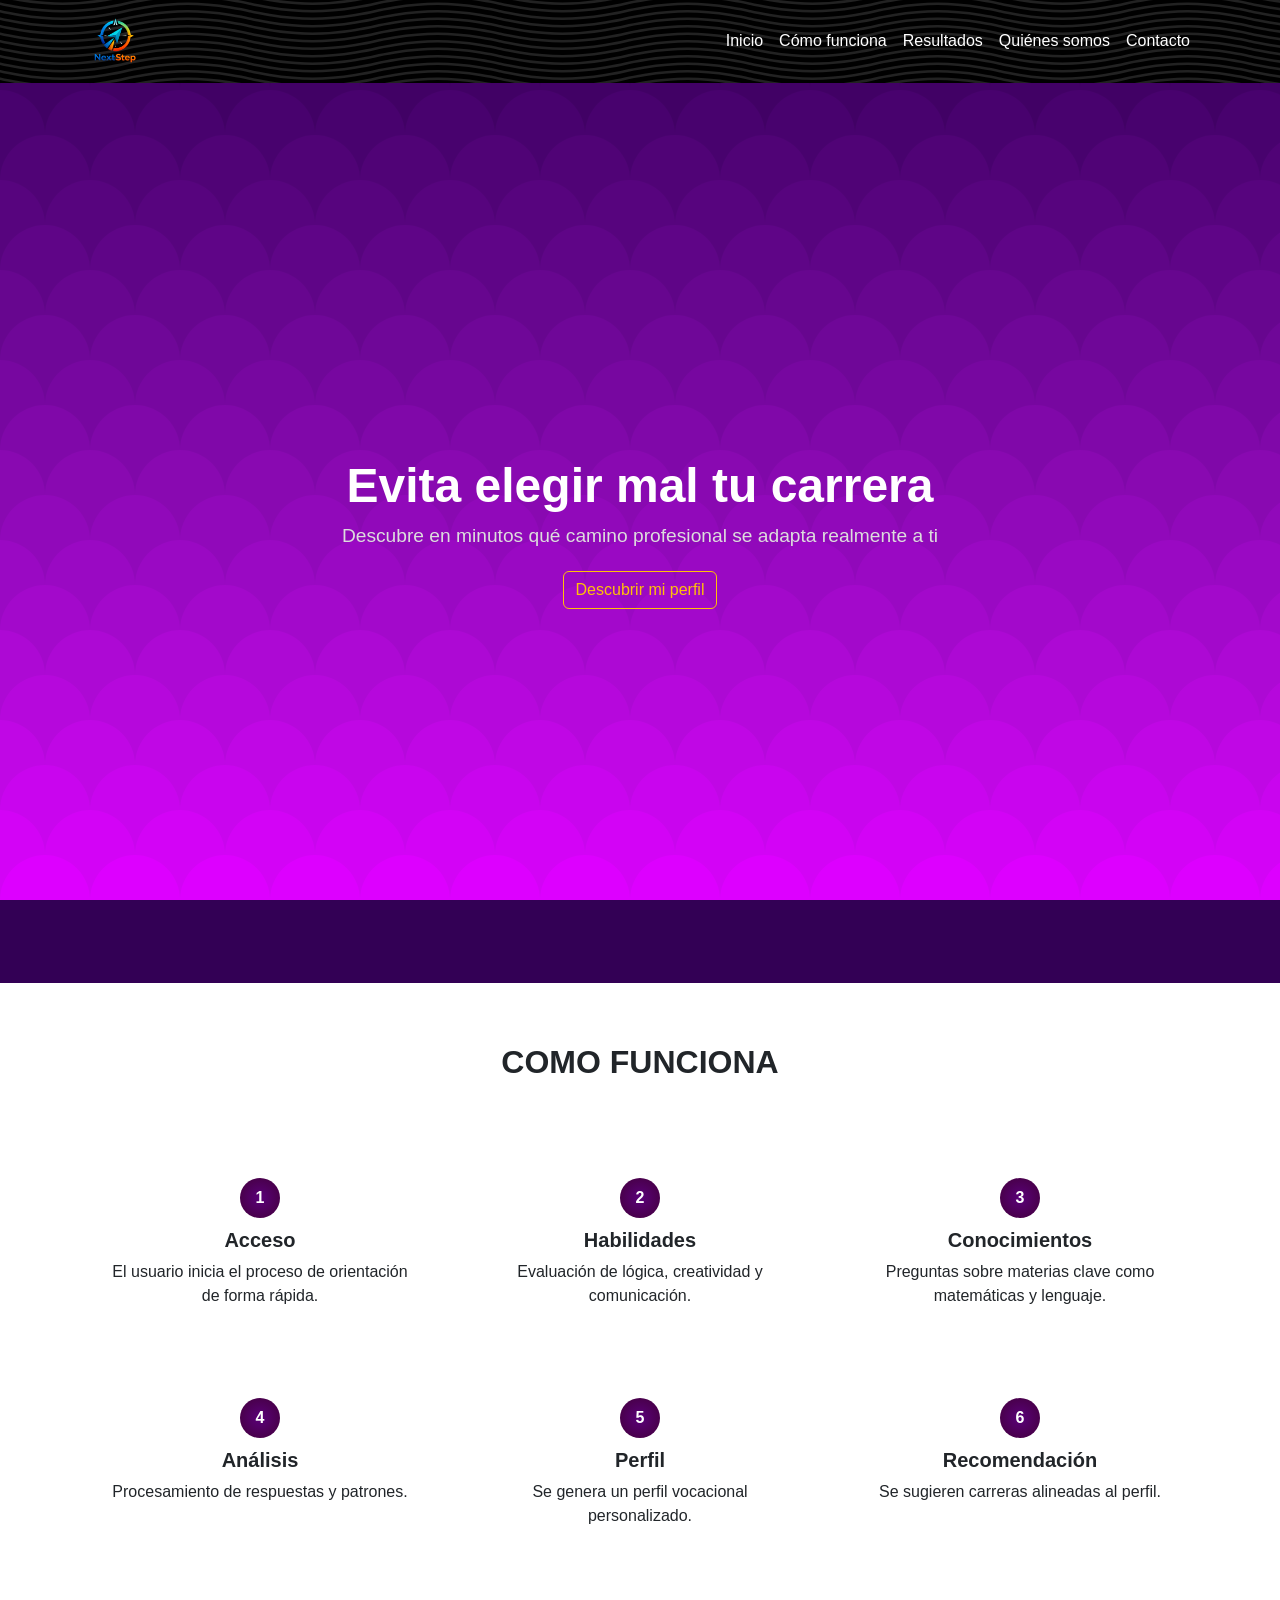
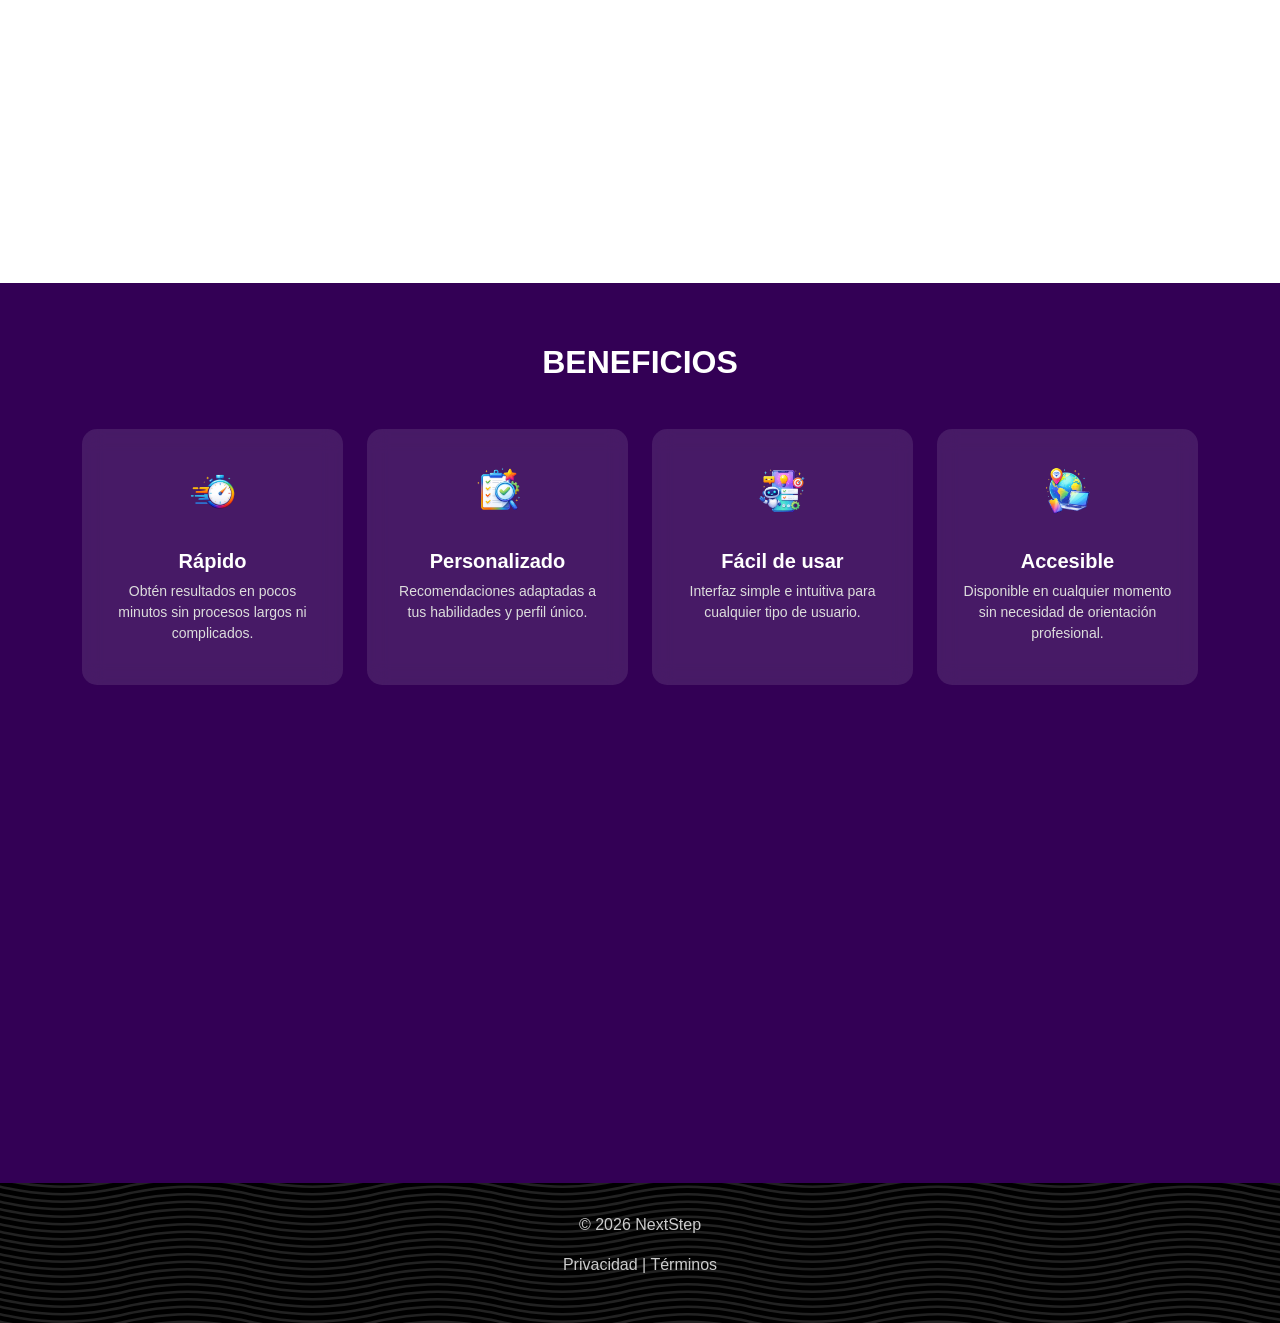
<file: index.html>
<!doctype html>
<html lang="es">
  <head>
    <meta charset="UTF-8" />
    <meta name="viewport" content="width=device-width, initial-scale=1.0" />
    <title>NextStep</title>
    <link
      href="https://cdn.jsdelivr.net/npm/bootstrap@5.3.0/dist/css/bootstrap.min.css"
      rel="stylesheet"
    />
    <link rel="stylesheet" href="./CSS/styles.css" />
    <link rel="stylesheet" href="./CSS/navbar.css">
  </head>
  <body>
    <div id="navbar"></div>

    <script type="module">
      import { loadNavbar } from "./JS/navbar.js";
      loadNavbar();
    </script>
    <!-- HERO -->
    <section class="hero" id="hero">
      <div class="container">
        <h1>Evita elegir mal tu carrera</h1>
        <p>
          Descubre en minutos qué camino profesional se adapta realmente a ti
        </p>
        <a href="./test.html" class="btn btn-outline-warning"
          >Descubrir mi perfil</a
        >
      </div>
    </section>

    <!-- COMO FUNCIONA -->
    <section class="section text-center" id="funcionamiento">
      <div class="container">
        <h2><b>COMO FUNCIONA</b></h2>
        <div class="row mt-5 g-4">
          <div class="col-md-4">
            <div class="paso">
              <span class="numero">1</span>
              <h5>Acceso</h5>
              <p>
                El usuario inicia el proceso de orientación de forma rápida.
              </p>
            </div>
          </div>

          <div class="col-md-4">
            <div class="paso">
              <span class="numero">2</span>
              <h5>Habilidades</h5>
              <p>Evaluación de lógica, creatividad y comunicación.</p>
            </div>
          </div>

          <div class="col-md-4">
            <div class="paso">
              <span class="numero">3</span>
              <h5>Conocimientos</h5>
              <p>Preguntas sobre materias clave como matemáticas y lenguaje.</p>
            </div>
          </div>

          <div class="col-md-4">
            <div class="paso">
              <span class="numero">4</span>
              <h5>Análisis</h5>
              <p>Procesamiento de respuestas y patrones.</p>
            </div>
          </div>

          <div class="col-md-4">
            <div class="paso">
              <span class="numero">5</span>
              <h5>Perfil</h5>
              <p>Se genera un perfil vocacional personalizado.</p>
            </div>
          </div>

          <div class="col-md-4">
            <div class="paso">
              <span class="numero">6</span>
              <h5>Recomendación</h5>
              <p>Se sugieren carreras alineadas al perfil.</p>
            </div>
          </div>
        </div>
      </div>
    </section>

    <!-- BENEFICIOS -->
    <section class="section text-center" id="beneficios">
      <div class="container">
        <h2 class="text-white mb-5"><b>BENEFICIOS</b></h2>

        <div class="row">
          <div class="col-md-3">
            <div class="beneficio-card">
              <img src="../images/rapido.png" class="rounded" alt="rápido" />
              <h5>Rápido</h5>
              <p>
                Obtén resultados en pocos minutos sin procesos largos ni
                complicados.
              </p>
            </div>
          </div>

          <div class="col-md-3">
            <div class="beneficio-card">
              <img
                src="../images/personalizado.png"
                class="rounded"
                alt="personalizado"
              />
              <h5>Personalizado</h5>
              <p>Recomendaciones adaptadas a tus habilidades y perfil único.</p>
            </div>
          </div>

          <div class="col-md-3">
            <div class="beneficio-card">
              <img src="../images/facil.png" class="rounded" alt="fácil" />
              <h5>Fácil de usar</h5>
              <p>Interfaz simple e intuitiva para cualquier tipo de usuario.</p>
            </div>
          </div>

          <div class="col-md-3">
            <div class="beneficio-card">
              <img src="../images/accesible.png" class="rounded" alt="accesible" />
              <h5>Accesible</h5>
              <p>
                Disponible en cualquier momento sin necesidad de orientación
                profesional.
              </p>
            </div>
          </div>
        </div>
      </div>
    </section>

    <!-- FOOTER -->
    <footer>
      <div class="container text-center">
        <p>© 2026 NextStep</p>
        <p>
          <a href="#">Privacidad</a> |
          <a href="#">Términos</a>
        </p>
      </div>
    </footer>

    <script src="https://cdn.jsdelivr.net/npm/bootstrap@5.3.0/dist/js/bootstrap.bundle.min.js"></script>
  </body>
</html>
</file>
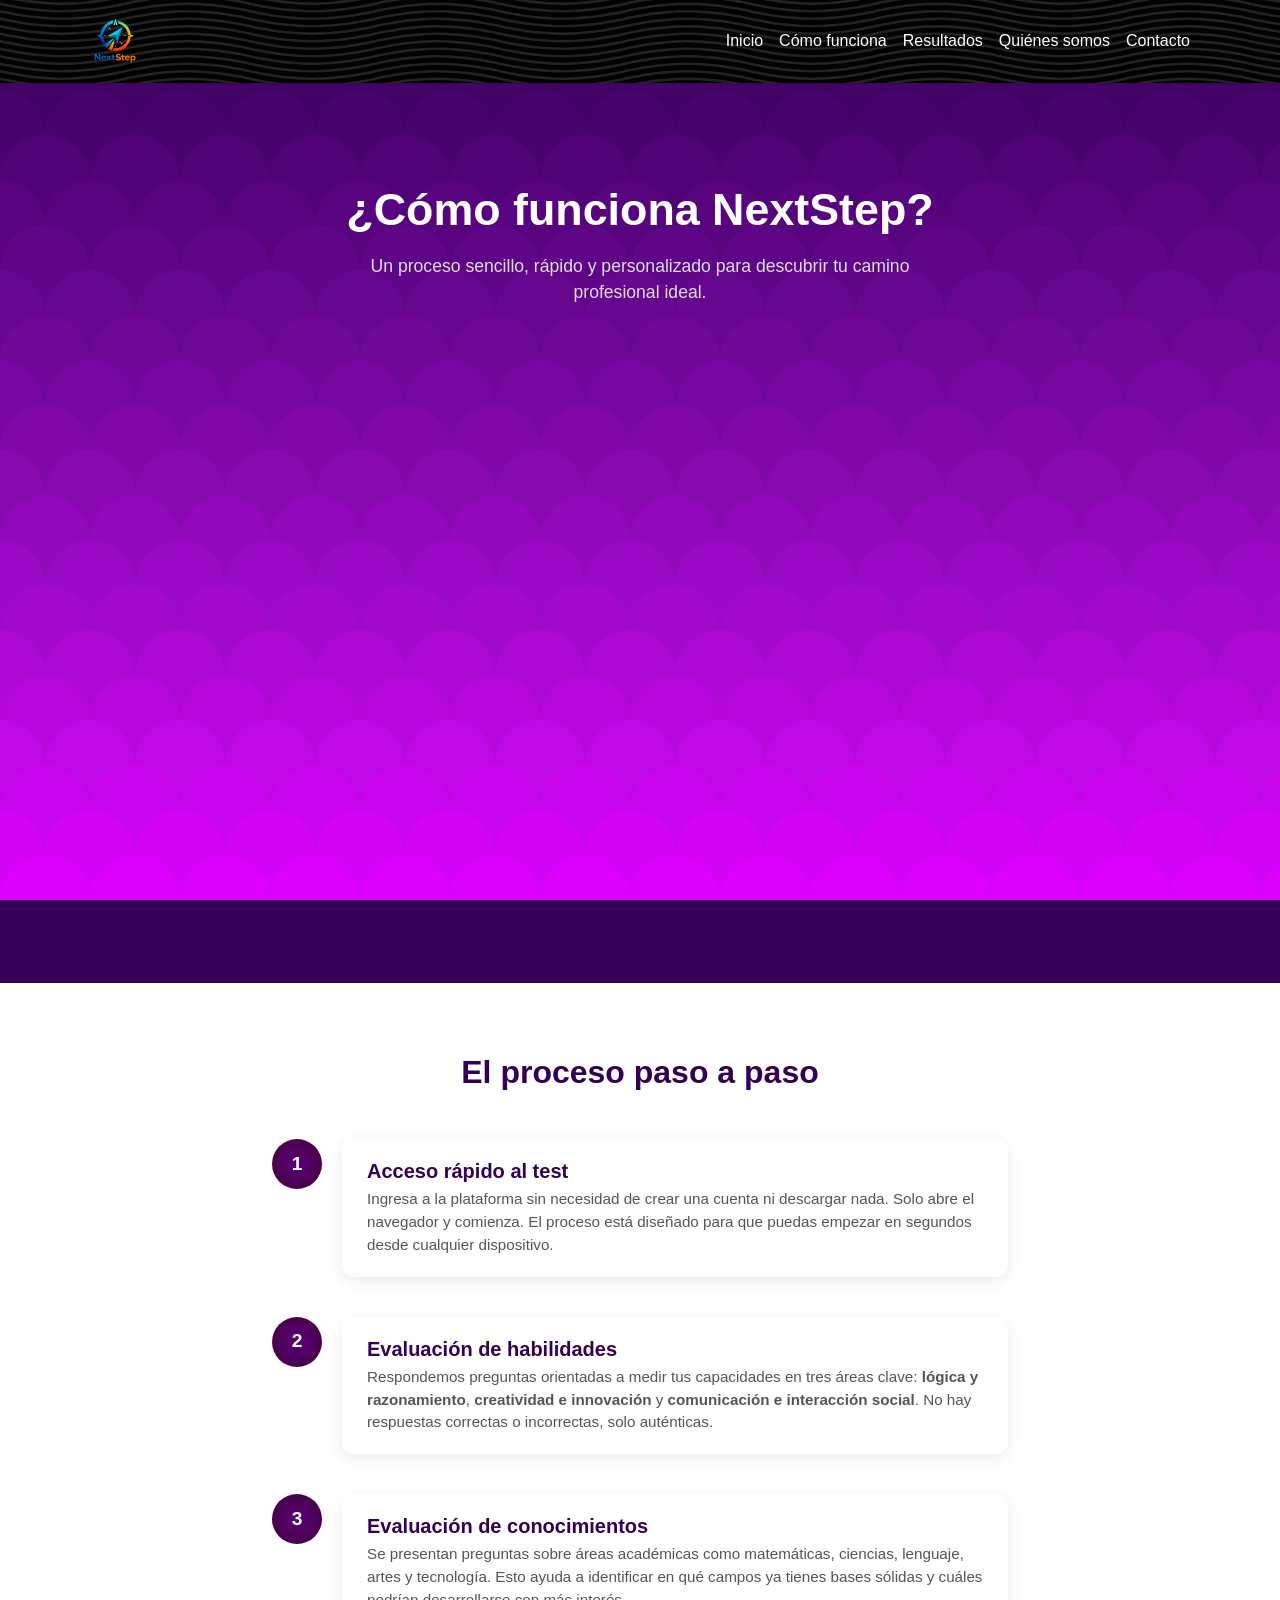
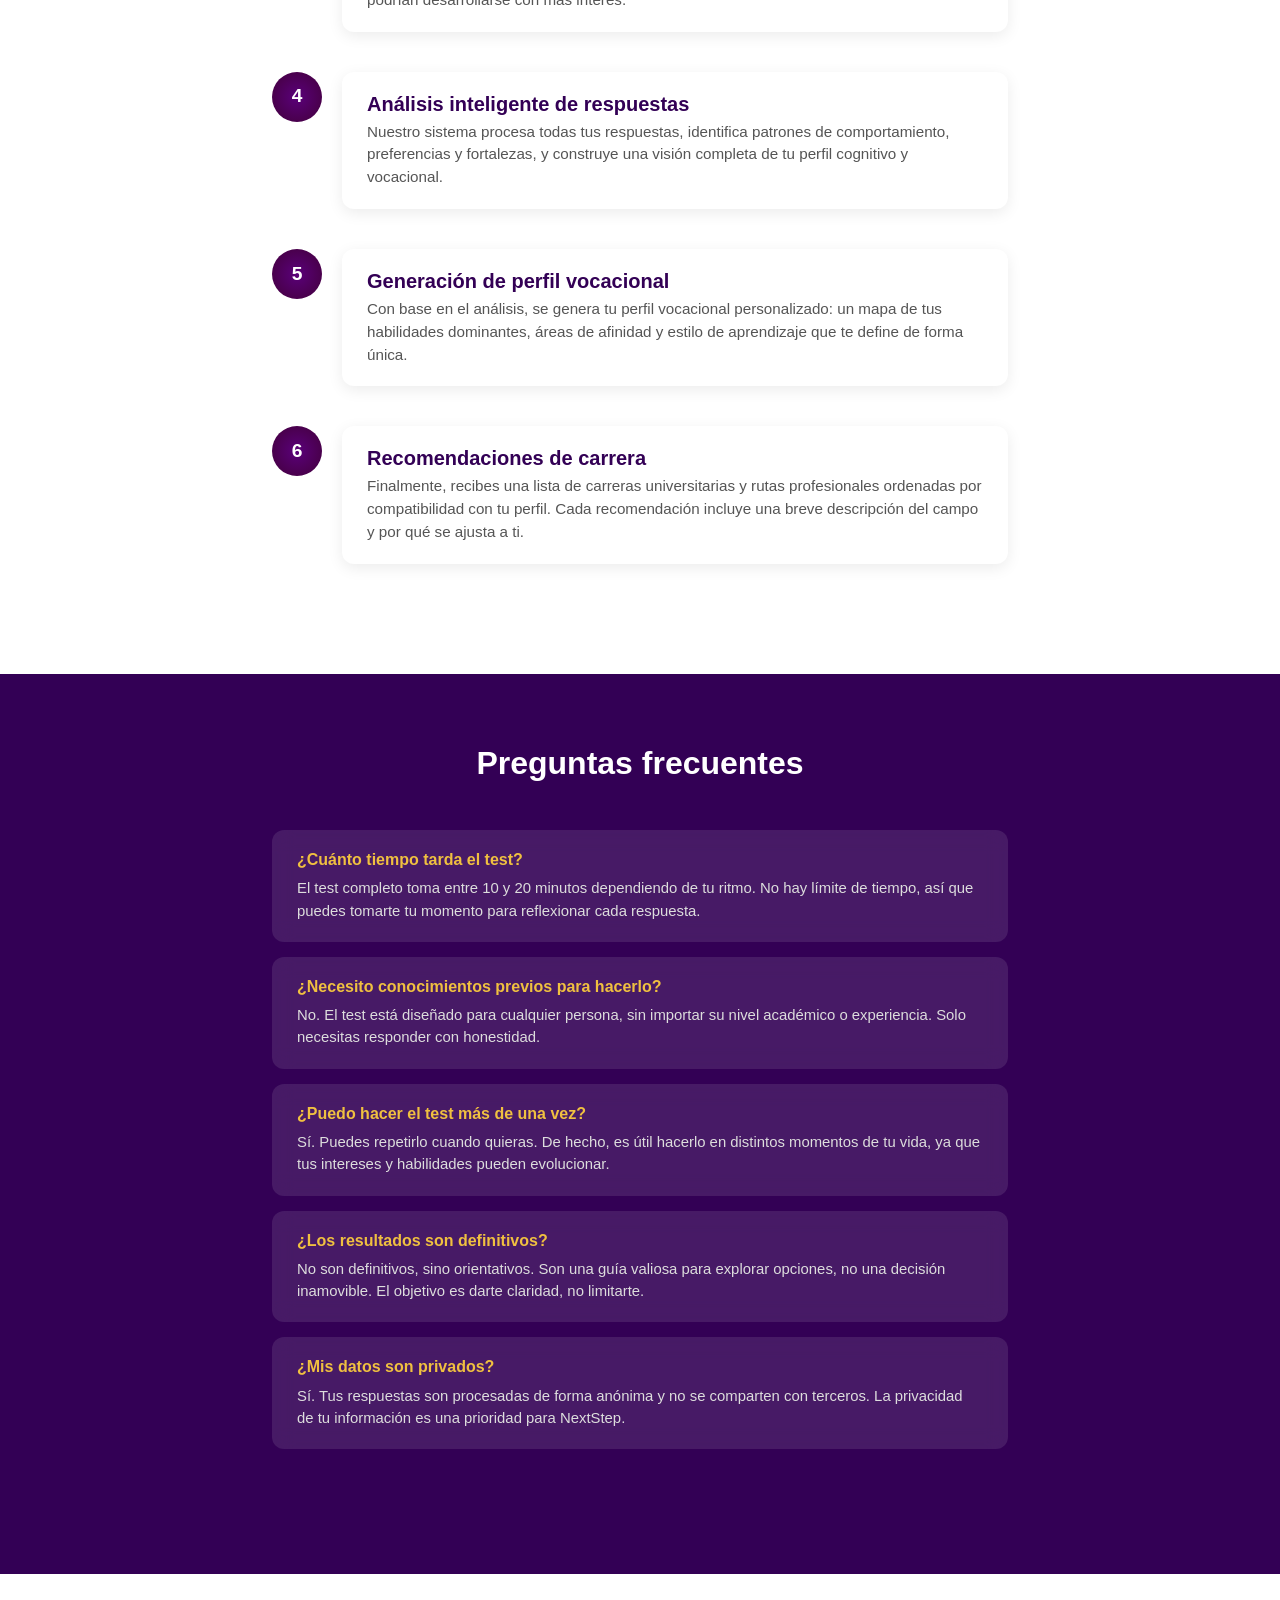
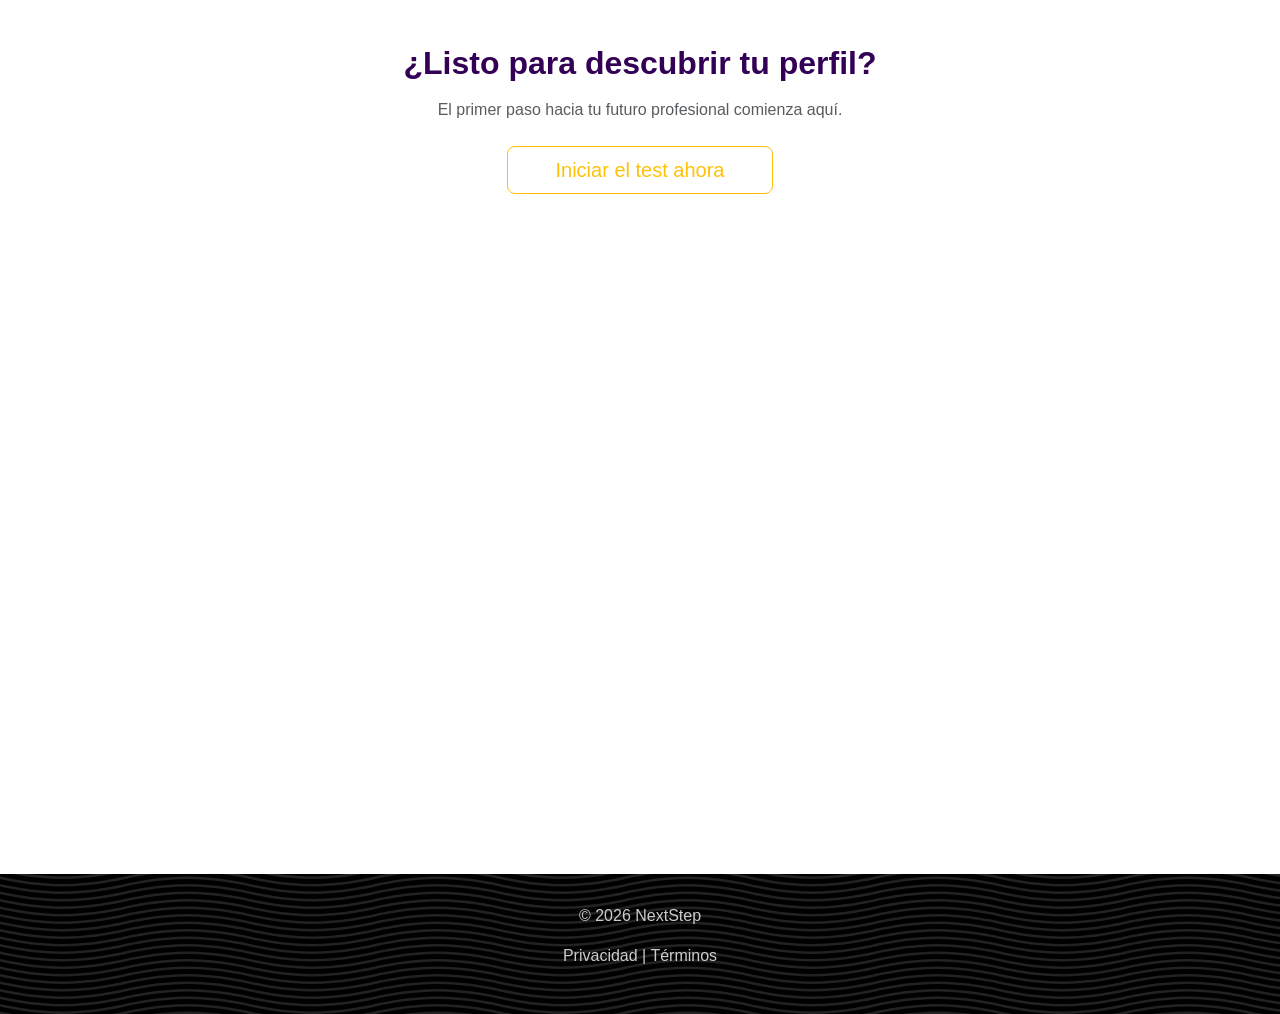
<file: HTML/como.html>
<!doctype html>
<html lang="es">
  <head>
    <meta charset="UTF-8" />
    <meta name="viewport" content="width=device-width, initial-scale=1.0" />
    <title>Cómo Funciona – NextStep</title>
    <link
      href="https://cdn.jsdelivr.net/npm/bootstrap@5.3.0/dist/css/bootstrap.min.css"
      rel="stylesheet"
    />
    <link rel="stylesheet" href="../CSS/navbar.css" />
    <link rel="stylesheet" href="../CSS/styles.css" />
    <link rel="stylesheet" href="../CSS/pages.css" />
  </head>
  <body>
    <div id="navbar"></div>
    <script type="module">
      import { loadNavbar } from "../JS/navbar.js";
      loadNavbar();
    </script>

    <!-- HERO -->
    <section class="page-hero">
      <div class="container">
        <h1>¿Cómo funciona NextStep?</h1>
        <p class="mt-3">
          Un proceso sencillo, rápido y personalizado para descubrir tu camino
          profesional ideal.
        </p>
      </div>
    </section>

    <!-- PASOS DETALLADOS -->
    <section class="page-section">
      <div class="container">
        <div class="row justify-content-center">
          <div class="col-lg-8">
            <h2 class="text-center fw-bold mb-5" style="color: #330055">
              El proceso paso a paso
            </h2>

            <div class="timeline-step">
              <div class="timeline-num">1</div>
              <div class="timeline-content">
                <h5>Acceso rápido al test</h5>
                <p>
                  Ingresa a la plataforma sin necesidad de crear una cuenta ni
                  descargar nada. Solo abre el navegador y comienza. El proceso
                  está diseñado para que puedas empezar en segundos desde
                  cualquier dispositivo.
                </p>
              </div>
            </div>

            <div class="timeline-step">
              <div class="timeline-num">2</div>
              <div class="timeline-content">
                <h5>Evaluación de habilidades</h5>
                <p>
                  Respondemos preguntas orientadas a medir tus capacidades en
                  tres áreas clave: <strong>lógica y razonamiento</strong>,
                  <strong>creatividad e innovación</strong> y
                  <strong>comunicación e interacción social</strong>. No hay
                  respuestas correctas o incorrectas, solo auténticas.
                </p>
              </div>
            </div>

            <div class="timeline-step">
              <div class="timeline-num">3</div>
              <div class="timeline-content">
                <h5>Evaluación de conocimientos</h5>
                <p>
                  Se presentan preguntas sobre áreas académicas como
                  matemáticas, ciencias, lenguaje, artes y tecnología. Esto
                  ayuda a identificar en qué campos ya tienes bases sólidas y
                  cuáles podrían desarrollarse con más interés.
                </p>
              </div>
            </div>

            <div class="timeline-step">
              <div class="timeline-num">4</div>
              <div class="timeline-content">
                <h5>Análisis inteligente de respuestas</h5>
                <p>
                  Nuestro sistema procesa todas tus respuestas, identifica
                  patrones de comportamiento, preferencias y fortalezas, y
                  construye una visión completa de tu perfil cognitivo y
                  vocacional.
                </p>
              </div>
            </div>

            <div class="timeline-step">
              <div class="timeline-num">5</div>
              <div class="timeline-content">
                <h5>Generación de perfil vocacional</h5>
                <p>
                  Con base en el análisis, se genera tu perfil vocacional
                  personalizado: un mapa de tus habilidades dominantes, áreas de
                  afinidad y estilo de aprendizaje que te define de forma única.
                </p>
              </div>
            </div>

            <div class="timeline-step">
              <div class="timeline-num">6</div>
              <div class="timeline-content">
                <h5>Recomendaciones de carrera</h5>
                <p>
                  Finalmente, recibes una lista de carreras universitarias y
                  rutas profesionales ordenadas por compatibilidad con tu
                  perfil. Cada recomendación incluye una breve descripción del
                  campo y por qué se ajusta a ti.
                </p>
              </div>
            </div>
          </div>
        </div>
      </div>
    </section>

    <!-- PREGUNTAS FRECUENTES -->
    <section class="page-section-dark">
      <div class="container">
        <h2 class="text-center fw-bold text-white mb-5">
          Preguntas frecuentes
        </h2>
        <div class="row justify-content-center">
          <div class="col-lg-8">
            <div class="faq-card">
              <h6>¿Cuánto tiempo tarda el test?</h6>
              <p>
                El test completo toma entre 10 y 20 minutos dependiendo de tu
                ritmo. No hay límite de tiempo, así que puedes tomarte tu
                momento para reflexionar cada respuesta.
              </p>
            </div>

            <div class="faq-card">
              <h6>¿Necesito conocimientos previos para hacerlo?</h6>
              <p>
                No. El test está diseñado para cualquier persona, sin importar
                su nivel académico o experiencia. Solo necesitas responder con
                honestidad.
              </p>
            </div>

            <div class="faq-card">
              <h6>¿Puedo hacer el test más de una vez?</h6>
              <p>
                Sí. Puedes repetirlo cuando quieras. De hecho, es útil hacerlo
                en distintos momentos de tu vida, ya que tus intereses y
                habilidades pueden evolucionar.
              </p>
            </div>

            <div class="faq-card">
              <h6>¿Los resultados son definitivos?</h6>
              <p>
                No son definitivos, sino orientativos. Son una guía valiosa para
                explorar opciones, no una decisión inamovible. El objetivo es
                darte claridad, no limitarte.
              </p>
            </div>

            <div class="faq-card">
              <h6>¿Mis datos son privados?</h6>
              <p>
                Sí. Tus respuestas son procesadas de forma anónima y no se
                comparten con terceros. La privacidad de tu información es una
                prioridad para NextStep.
              </p>
            </div>
          </div>
        </div>
      </div>
    </section>

    <!-- CTA -->
    <section class="page-section text-center">
      <div class="container">
        <h2 class="fw-bold mb-3" style="color: #330055">
          ¿Listo para descubrir tu perfil?
        </h2>
        <p class="text-muted mb-4">
          El primer paso hacia tu futuro profesional comienza aquí.
        </p>
        <a href="./test.html" class="btn btn-outline-warning btn-lg px-5"
          >Iniciar el test ahora</a
        >
      </div>
    </section>

    <!-- FOOTER -->
    <footer>
      <div class="container text-center">
        <p>© 2026 NextStep</p>
        <p>
          <a href="#">Privacidad</a> |
          <a href="#">Términos</a>
        </p>
      </div>
    </footer>

    <script src="https://cdn.jsdelivr.net/npm/bootstrap@5.3.0/dist/js/bootstrap.bundle.min.js"></script>
  </body>
</html>
</file>
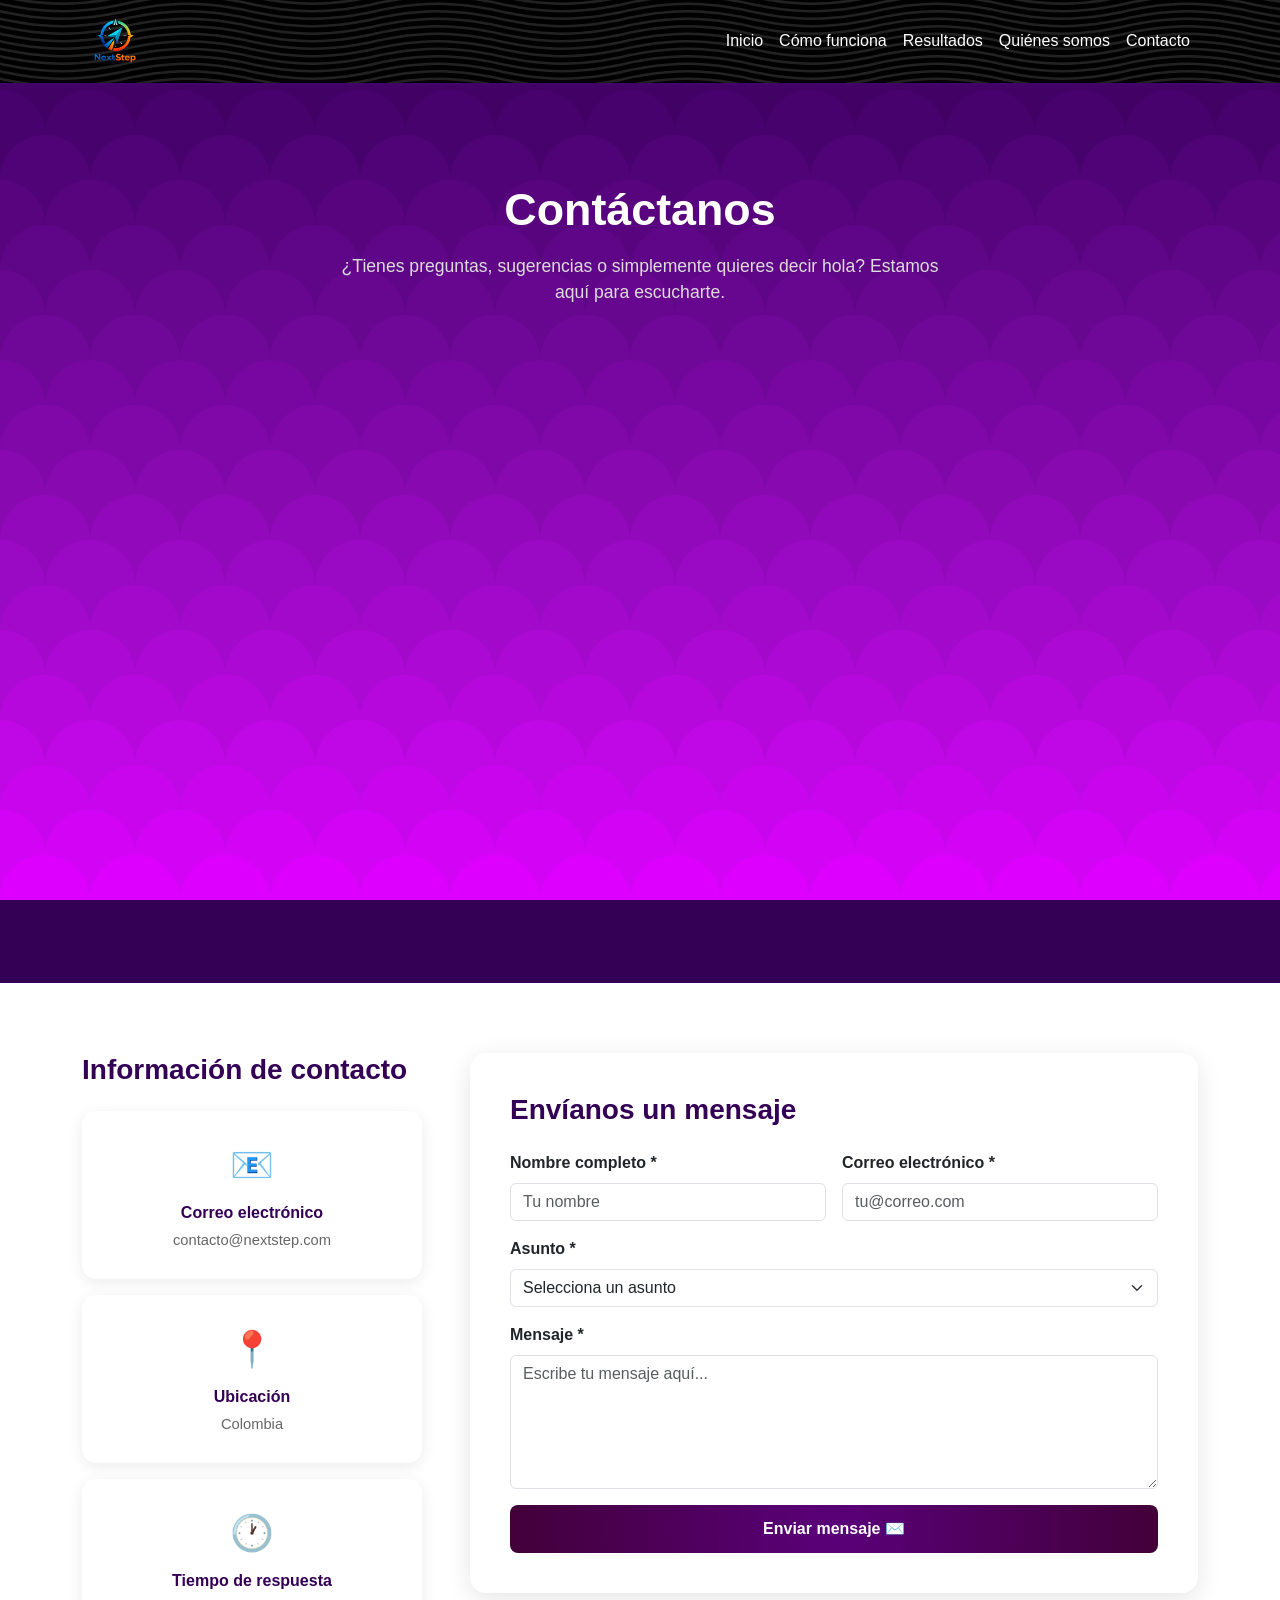
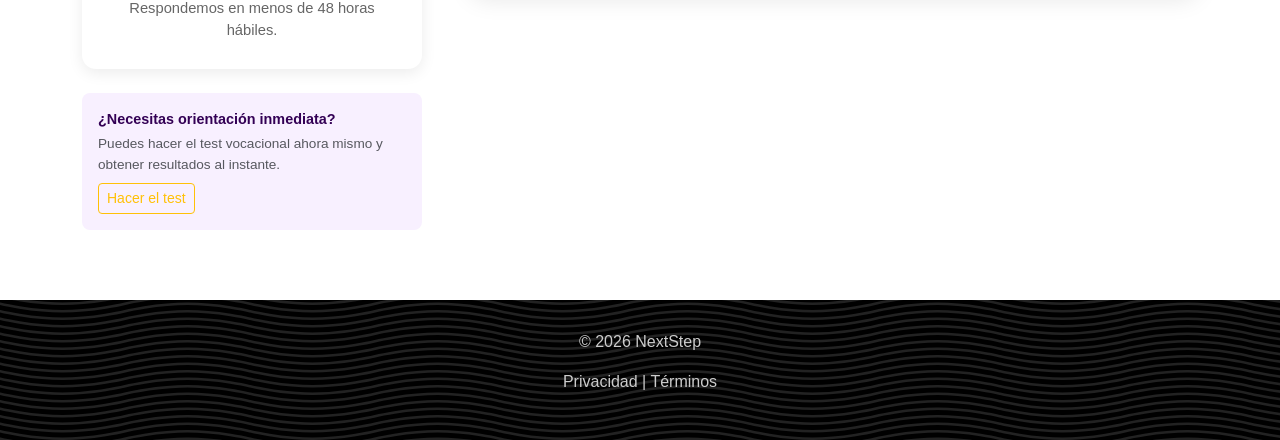
<file: HTML/contacto.html>
<!doctype html>
<html lang="es">
  <head>
    <meta charset="UTF-8" />
    <meta name="viewport" content="width=device-width, initial-scale=1.0" />
    <title>Contacto – NextStep</title>
    <link
      href="https://cdn.jsdelivr.net/npm/bootstrap@5.3.0/dist/css/bootstrap.min.css"
      rel="stylesheet"
    />
    <link rel="stylesheet" href="../CSS/navbar.css" />
    <link rel="stylesheet" href="../CSS/styles.css" />
    <link rel="stylesheet" href="../CSS/pages.css" />
  </head>
  <body>
    <div id="navbar"></div>
    <script type="module">
      import { loadNavbar } from "../JS/navbar.js";
      loadNavbar();
    </script>

    <!-- HERO -->
    <section class="page-hero">
      <div class="container">
        <h1>Contáctanos</h1>
        <p class="mt-3">
          ¿Tienes preguntas, sugerencias o simplemente quieres decir hola?
          Estamos aquí para escucharte.
        </p>
      </div>
    </section>

    <!-- INFO + FORMULARIO -->
    <section class="page-section">
      <div class="container">
        <div class="row g-5 align-items-start">
          <!-- Info de contacto -->
          <div class="col-lg-4">
            <h3 class="fw-bold mb-4" style="color: #330055">
              Información de contacto
            </h3>

            <div class="contact-card mb-3">
              <div class="contact-icon">📧</div>
              <h6>Correo electrónico</h6>
              <p>contacto@nextstep.com</p>
            </div>

            <div class="contact-card mb-3">
              <div class="contact-icon">📍</div>
              <h6>Ubicación</h6>
              <p>Colombia</p>
            </div>

            <div class="contact-card mb-3">
              <div class="contact-icon">🕐</div>
              <h6>Tiempo de respuesta</h6>
              <p>Respondemos en menos de 48 horas hábiles.</p>
            </div>

            <div class="mt-4 p-3 rounded-3" style="background: #f8f0ff">
              <p class="mb-1 fw-bold" style="color: #330055; font-size: 0.9rem">
                ¿Necesitas orientación inmediata?
              </p>
              <p class="text-muted mb-0" style="font-size: 0.85rem">
                Puedes hacer el test vocacional ahora mismo y obtener resultados
                al instante.
              </p>
              <a href="./test.html" class="btn btn-sm btn-outline-warning mt-2"
                >Hacer el test</a
              >
            </div>
          </div>

          <!-- Formulario -->
          <div class="col-lg-8">
            <div class="contact-form-card">
              <h3 class="fw-bold mb-4" style="color: #330055">
                Envíanos un mensaje
              </h3>
              <form id="contactForm" novalidate>
                <div class="row g-3">
                  <div class="col-md-6">
                    <label for="nombre" class="form-label fw-semibold"
                      >Nombre completo *</label
                    >
                    <input
                      type="text"
                      class="form-control"
                      id="nombre"
                      placeholder="Tu nombre"
                      required
                    />
                  </div>

                  <div class="col-md-6">
                    <label for="email" class="form-label fw-semibold"
                      >Correo electrónico *</label
                    >
                    <input
                      type="email"
                      class="form-control"
                      id="email"
                      placeholder="tu@correo.com"
                      required
                    />
                  </div>

                  <div class="col-12">
                    <label for="asunto" class="form-label fw-semibold"
                      >Asunto *</label
                    >
                    <select class="form-select" id="asunto" required>
                      <option value="" disabled selected>
                        Selecciona un asunto
                      </option>
                      <option>Duda sobre el test</option>
                      <option>Problema técnico</option>
                      <option>Sugerencia de mejora</option>
                      <option>Colaboración o alianza</option>
                      <option>Otro</option>
                    </select>
                  </div>

                  <div class="col-12">
                    <label for="mensaje" class="form-label fw-semibold"
                      >Mensaje *</label
                    >
                    <textarea
                      class="form-control"
                      id="mensaje"
                      rows="5"
                      placeholder="Escribe tu mensaje aquí..."
                      required
                    ></textarea>
                  </div>

                  <div class="col-12">
                    <button type="submit" class="btn btn-purple w-100">
                      Enviar mensaje ✉️
                    </button>
                  </div>
                </div>
              </form>

              <!-- Mensaje de éxito (oculto por defecto) -->
              <div
                id="successMsg"
                class="alert mt-3 text-center fw-bold"
                style="
                  display: none;
                  background: #e8f5e9;
                  color: #2e7d32;
                  border-radius: 10px;
                "
              >
                ✅ ¡Mensaje enviado con éxito! Te responderemos pronto.
              </div>
            </div>
          </div>
        </div>
      </div>
    </section>

    <!-- FOOTER -->
    <footer>
      <div class="container text-center">
        <p>© 2026 NextStep</p>
        <p>
          <a href="#">Privacidad</a> |
          <a href="#">Términos</a>
        </p>
      </div>
    </footer>

    <script src="https://cdn.jsdelivr.net/npm/bootstrap@5.3.0/dist/js/bootstrap.bundle.min.js"></script>
    <script>
      document
        .getElementById("contactForm")
        .addEventListener("submit", function (e) {
          e.preventDefault();
          if (this.checkValidity()) {
            this.style.display = "none";
            document.getElementById("successMsg").style.display = "block";
          } else {
            this.classList.add("was-validated");
          }
        });
    </script>
  </body>
</html>
</file>
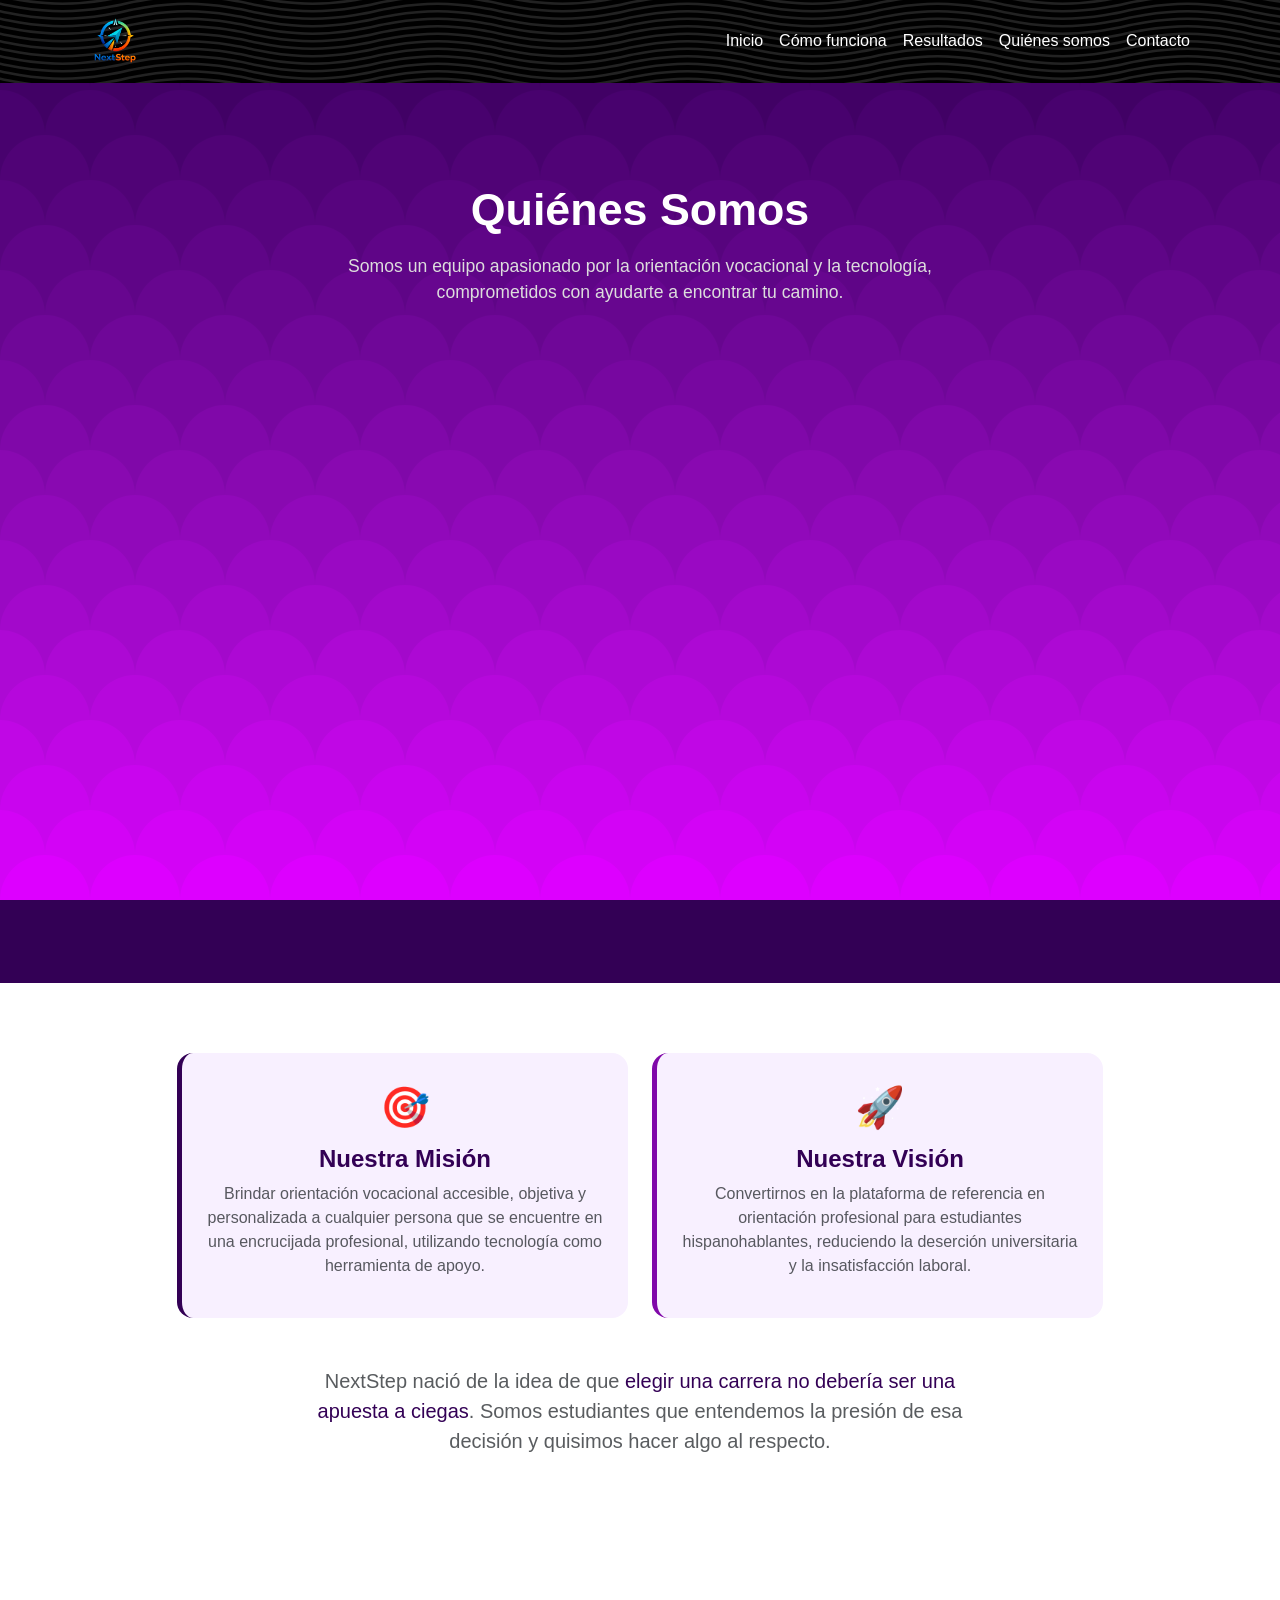
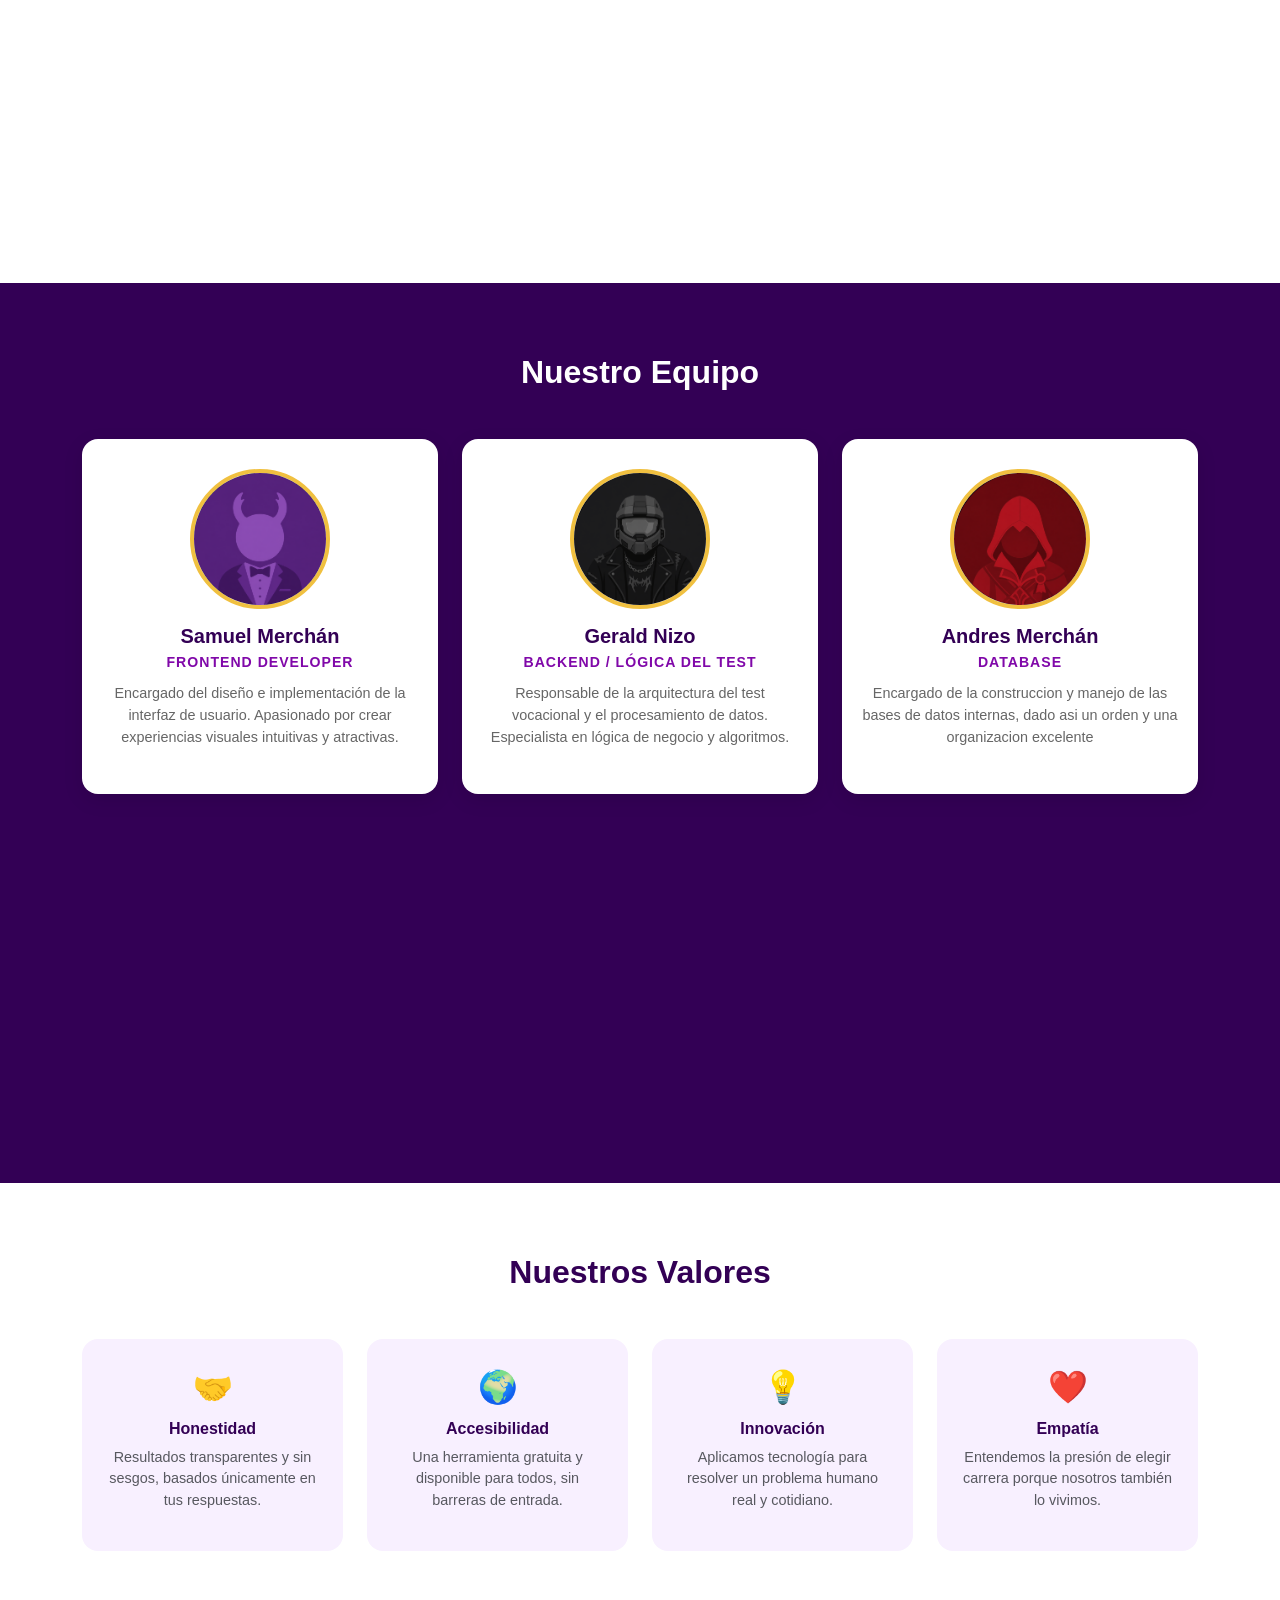
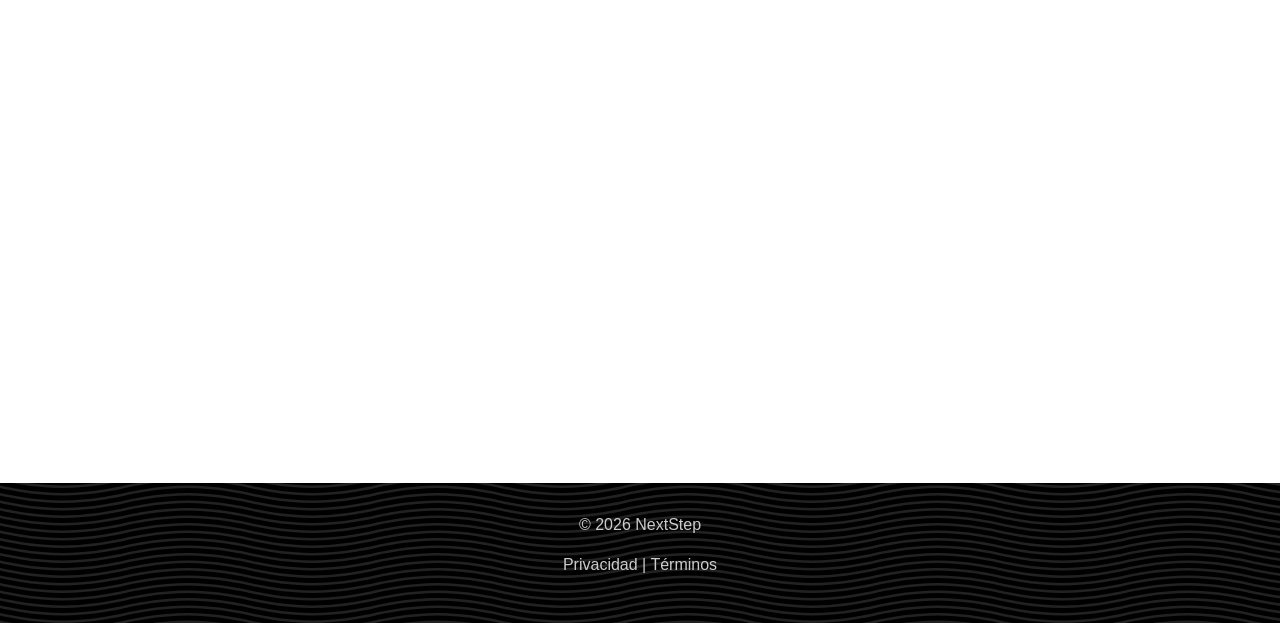
<file: HTML/quienes.html>
<!doctype html>
<html lang="es">
  <head>
    <meta charset="UTF-8" />
    <meta name="viewport" content="width=device-width, initial-scale=1.0" />
    <title>Quiénes Somos – NextStep</title>
    <link
      href="https://cdn.jsdelivr.net/npm/bootstrap@5.3.0/dist/css/bootstrap.min.css"
      rel="stylesheet"
    />
    <link rel="stylesheet" href="../CSS/navbar.css" />
    <link rel="stylesheet" href="../CSS/styles.css" />
    <link rel="stylesheet" href="../CSS/pages.css" />
  </head>
  <body>
    <div id="navbar"></div>
    <script type="module">
      import { loadNavbar } from "../JS/navbar.js";
      loadNavbar();
    </script>

    <!-- HERO -->
    <section class="page-hero">
      <div class="container">
        <h1>Quiénes Somos</h1>
        <p class="mt-3">
          Somos un equipo apasionado por la orientación vocacional y la
          tecnología, comprometidos con ayudarte a encontrar tu camino.
        </p>
      </div>
    </section>

    <!-- MISIÓN Y VISIÓN -->
    <section class="page-section">
      <div class="container">
        <div class="row g-4 justify-content-center text-center">
          <div class="col-md-5">
            <div
              class="p-4 rounded-4 h-100"
              style="background: #f8f0ff; border-left: 5px solid #330055"
            >
              <div style="font-size: 2.5rem">🎯</div>
              <h4 class="fw-bold mt-2" style="color: #330055">
                Nuestra Misión
              </h4>
              <p class="text-muted">
                Brindar orientación vocacional accesible, objetiva y
                personalizada a cualquier persona que se encuentre en una
                encrucijada profesional, utilizando tecnología como herramienta
                de apoyo.
              </p>
            </div>
          </div>
          <div class="col-md-5">
            <div
              class="p-4 rounded-4 h-100"
              style="background: #f8f0ff; border-left: 5px solid #8008a9"
            >
              <div style="font-size: 2.5rem">🚀</div>
              <h4 class="fw-bold mt-2" style="color: #330055">
                Nuestra Visión
              </h4>
              <p class="text-muted">
                Convertirnos en la plataforma de referencia en orientación
                profesional para estudiantes hispanohablantes, reduciendo la
                deserción universitaria y la insatisfacción laboral.
              </p>
            </div>
          </div>
        </div>

        <div class="row mt-5">
          <div class="col-12 text-center">
            <p class="lead text-muted mx-auto" style="max-width: 700px">
              NextStep nació de la idea de que
              <strong style="color: #330055"
                >elegir una carrera no debería ser una apuesta a ciegas</strong
              >. Somos estudiantes que entendemos la presión de esa decisión y
              quisimos hacer algo al respecto.
            </p>
          </div>
        </div>
      </div>
    </section>

    <!-- EQUIPO -->
    <section class="page-section-dark">
      <div class="container">
        <h2 class="text-center fw-bold text-white mb-5">Nuestro Equipo</h2>
        <div class="row g-4 justify-content-center">
          <!-- Integrante 1 -->
          <div class="col-md-4">
            <div class="team-card">
              <!-- Reemplaza la siguiente imagen con la tuya -->
              <img
                src="../images/team-placeholder.png"
                alt="Foto integrante 1"
                class="team-photo-placeholder"
                onerror="
                  this.style.display = 'none';
                  this.nextElementSibling.style.display = 'flex';
                "
              />
              <div class="team-photo-placeholder" style="display: none">👤</div>
              <h5>Samuel Merchán</h5>
              <p class="role">Frontend Developer</p>
              <p>
                Encargado del diseño e implementación de la interfaz de usuario.
                Apasionado por crear experiencias visuales intuitivas y
                atractivas.
              </p>
            </div>
          </div>

          <!-- Integrante 2 -->
          <div class="col-md-4">
            <div class="team-card">
              <img
                src="../images/team-placeholder-2.png"
                alt="Foto integrante 2"
                class="team-photo-placeholder"
                onerror="
                  this.style.display = 'none';
                  this.nextElementSibling.style.display = 'flex';
                "
              />
              <div class="team-photo-placeholder" style="display: none">👤</div>
              <h5>Gerald Nizo</h5>
              <p class="role">Backend / Lógica del Test</p>
              <p>
                Responsable de la arquitectura del test vocacional y el
                procesamiento de datos. Especialista en lógica de negocio y
                algoritmos.
              </p>
            </div>
          </div>

          <!-- Integrante 3 -->
          <div class="col-md-4">
            <div class="team-card">
              <img
                src="../images/team-placeholder-3.png"
                alt="Foto integrante 3"
                class="team-photo-placeholder"
                onerror="
                  this.style.display = 'none';
                  this.nextElementSibling.style.display = 'flex';
                "
              />
              <div class="team-photo-placeholder" style="display: none">👤</div>
              <h5>Andres Merchán</h5>
              <p class="role">DataBase</p>
              <p>
                Encargado de la construccion y manejo de las bases de datos
                internas, dado asi un orden y una organizacion excelente
              </p>
            </div>
          </div>
        </div>
      </div>
    </section>

    <!-- VALORES -->
    <section class="page-section">
      <div class="container">
        <h2 class="text-center fw-bold mb-5" style="color: #330055">
          Nuestros Valores
        </h2>
        <div class="row g-4 text-center">
          <div class="col-md-3">
            <div class="p-4 rounded-4 h-100" style="background: #f8f0ff">
              <div style="font-size: 2rem">🤝</div>
              <h6 class="fw-bold mt-2" style="color: #330055">Honestidad</h6>
              <p class="text-muted" style="font-size: 0.9rem">
                Resultados transparentes y sin sesgos, basados únicamente en tus
                respuestas.
              </p>
            </div>
          </div>
          <div class="col-md-3">
            <div class="p-4 rounded-4 h-100" style="background: #f8f0ff">
              <div style="font-size: 2rem">🌍</div>
              <h6 class="fw-bold mt-2" style="color: #330055">Accesibilidad</h6>
              <p class="text-muted" style="font-size: 0.9rem">
                Una herramienta gratuita y disponible para todos, sin barreras
                de entrada.
              </p>
            </div>
          </div>
          <div class="col-md-3">
            <div class="p-4 rounded-4 h-100" style="background: #f8f0ff">
              <div style="font-size: 2rem">💡</div>
              <h6 class="fw-bold mt-2" style="color: #330055">Innovación</h6>
              <p class="text-muted" style="font-size: 0.9rem">
                Aplicamos tecnología para resolver un problema humano real y
                cotidiano.
              </p>
            </div>
          </div>
          <div class="col-md-3">
            <div class="p-4 rounded-4 h-100" style="background: #f8f0ff">
              <div style="font-size: 2rem">❤️</div>
              <h6 class="fw-bold mt-2" style="color: #330055">Empatía</h6>
              <p class="text-muted" style="font-size: 0.9rem">
                Entendemos la presión de elegir carrera porque nosotros también
                lo vivimos.
              </p>
            </div>
          </div>
        </div>
      </div>
    </section>

    <!-- FOOTER -->
    <footer>
      <div class="container text-center">
        <p>© 2026 NextStep</p>
        <p>
          <a href="#">Privacidad</a> |
          <a href="#">Términos</a>
        </p>
      </div>
    </footer>

    <script src="https://cdn.jsdelivr.net/npm/bootstrap@5.3.0/dist/js/bootstrap.bundle.min.js"></script>
  </body>
</html>
</file>
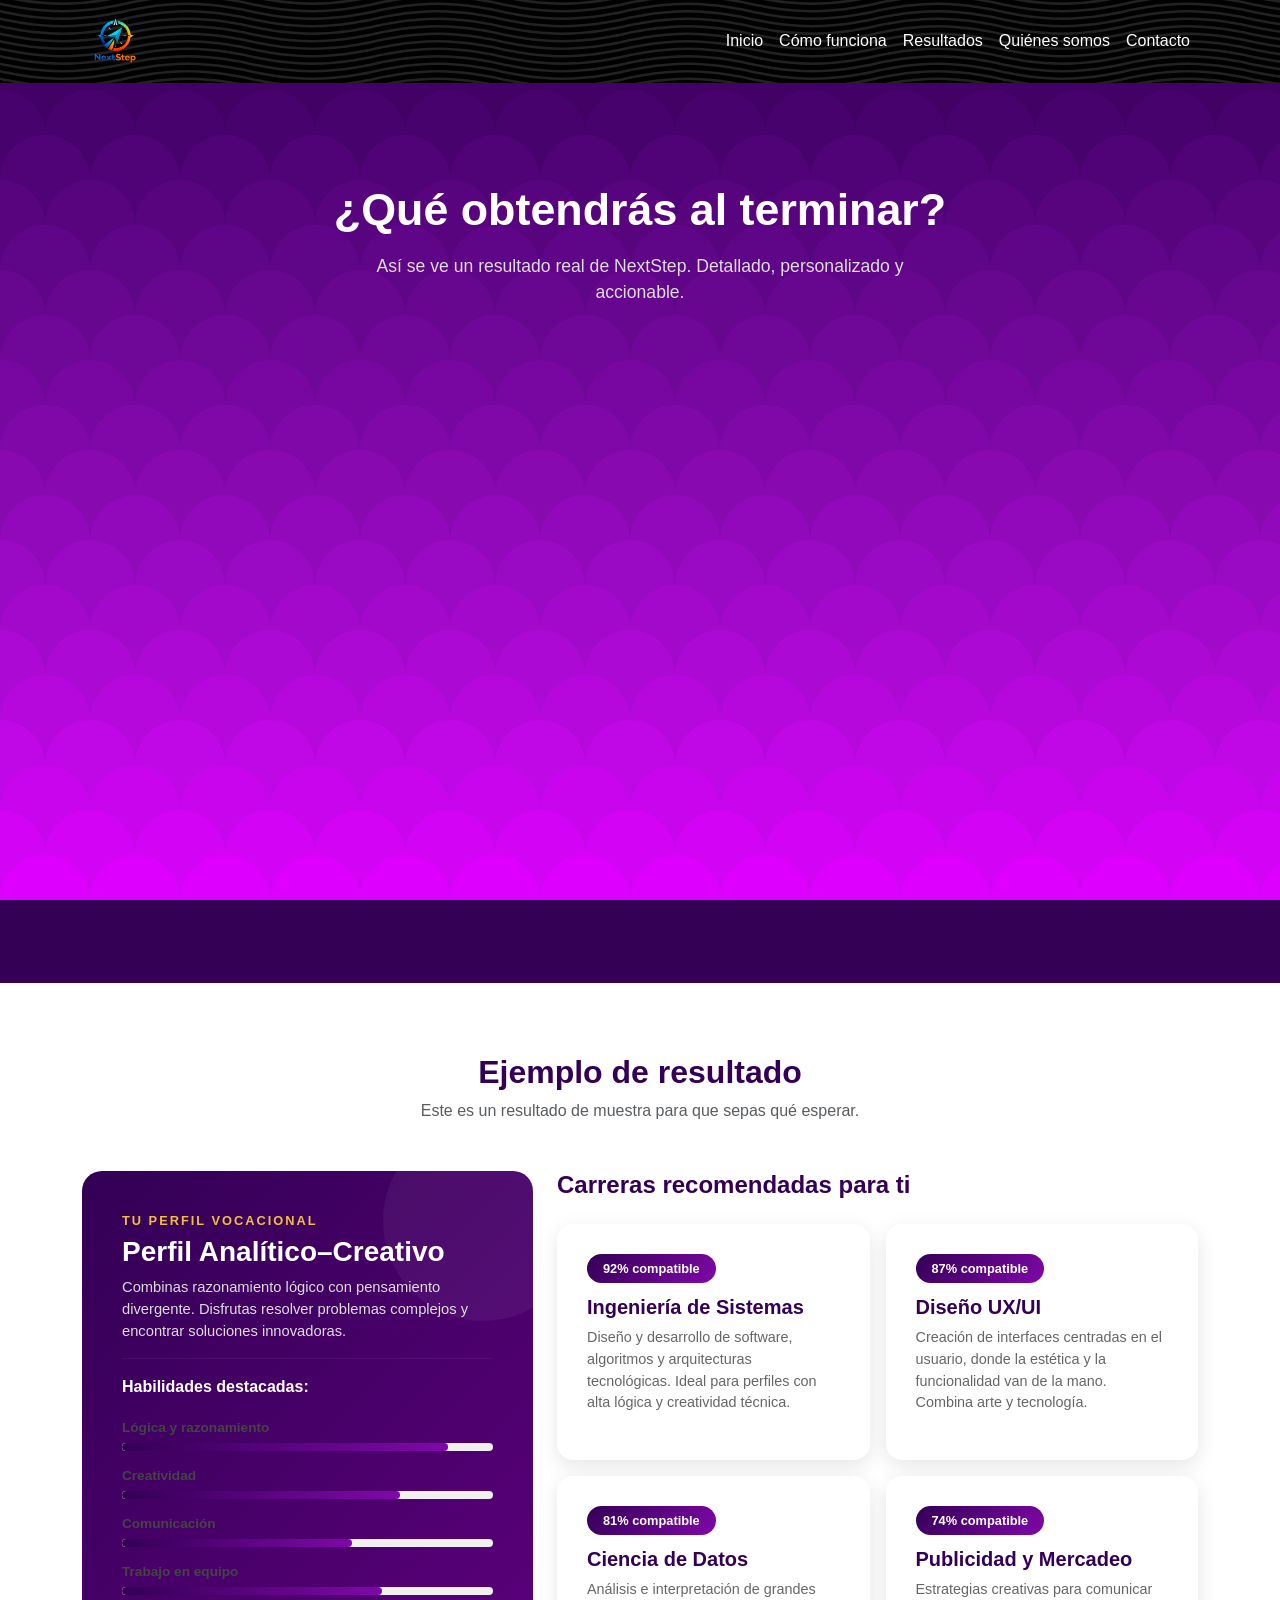
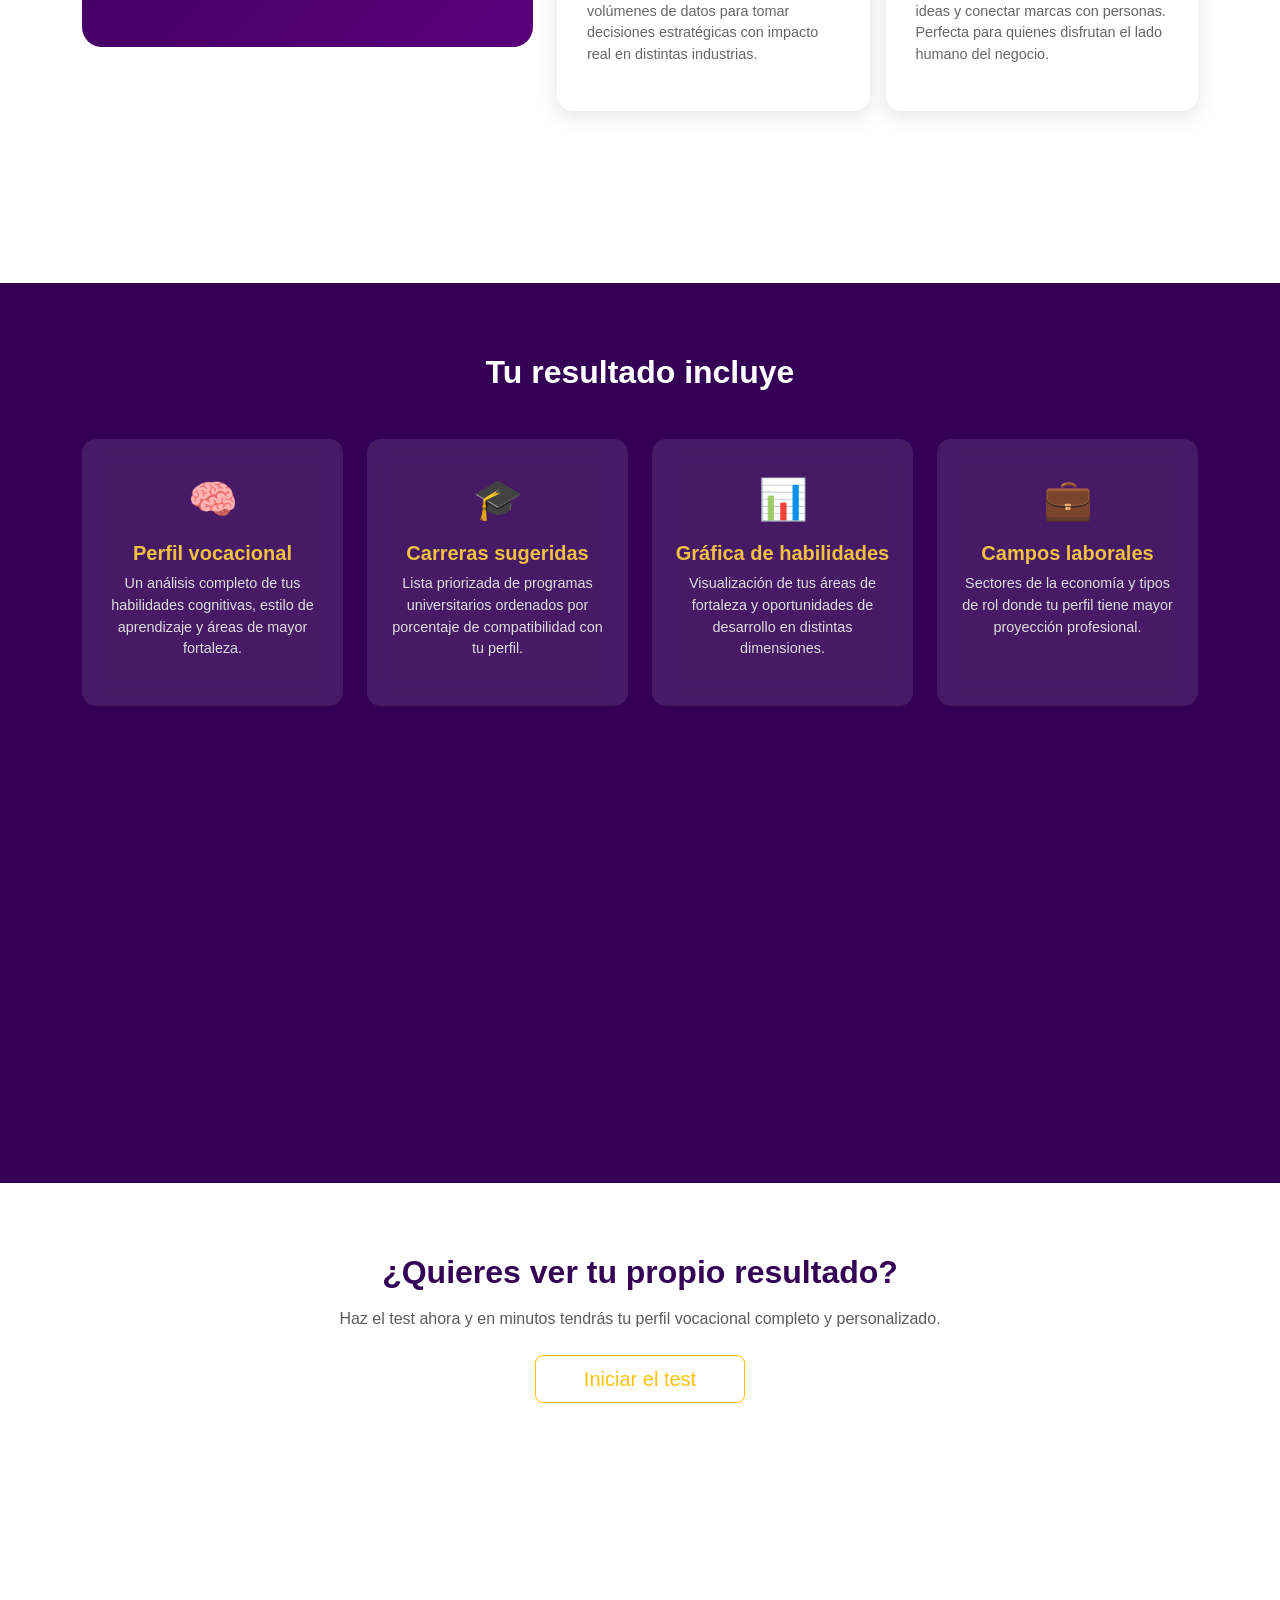
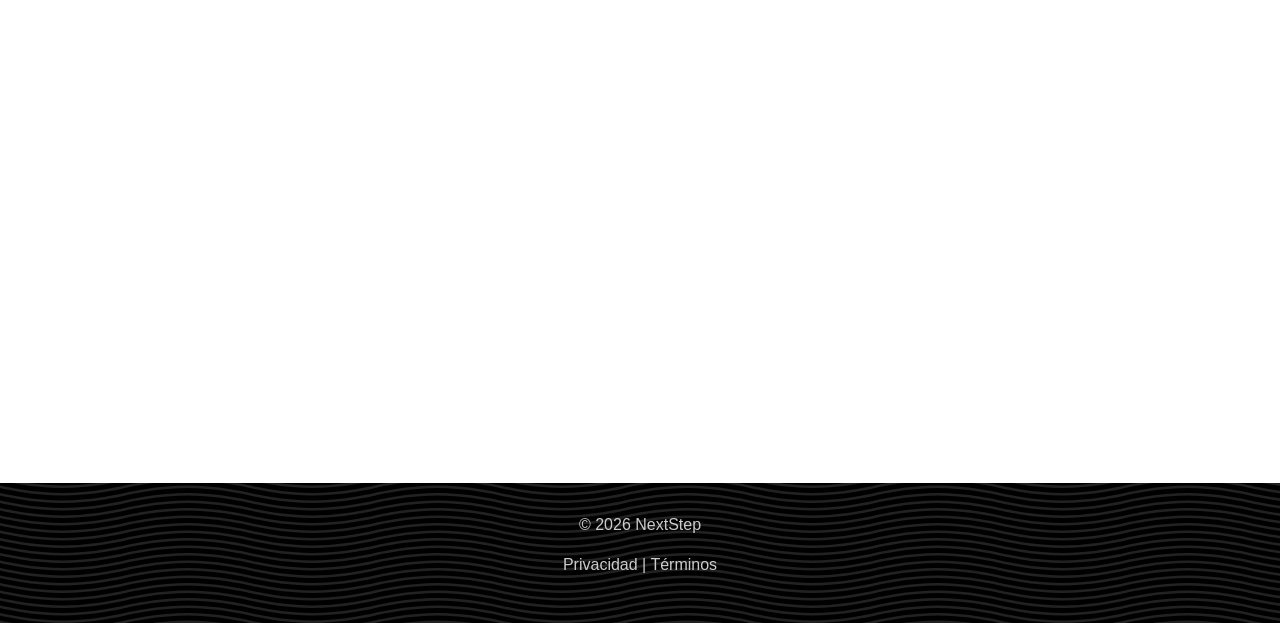
<file: HTML/resultados.html>
<!doctype html>
<html lang="es">
  <head>
    <meta charset="UTF-8" />
    <meta name="viewport" content="width=device-width, initial-scale=1.0" />
    <title>Resultados – NextStep</title>
    <link
      href="https://cdn.jsdelivr.net/npm/bootstrap@5.3.0/dist/css/bootstrap.min.css"
      rel="stylesheet"
    />
    <link rel="stylesheet" href="../CSS/navbar.css" />
    <link rel="stylesheet" href="../CSS/styles.css" />
    <link rel="stylesheet" href="../CSS/pages.css" />
  </head>
  <body>
    <div id="navbar"></div>
    <script type="module">
      import { loadNavbar } from "../JS/navbar.js";
      loadNavbar();
    </script>

    <!-- HERO -->
    <section class="page-hero">
      <div class="container">
        <h1>¿Qué obtendrás al terminar?</h1>
        <p class="mt-3">
          Así se ve un resultado real de NextStep. Detallado, personalizado y
          accionable.
        </p>
      </div>
    </section>

    <!-- MUESTRA DE RESULTADO -->
    <section class="page-section">
      <div class="container">
        <h2 class="text-center fw-bold mb-2" style="color: #330055">
          Ejemplo de resultado
        </h2>
        <p class="text-center text-muted mb-5">
          Este es un resultado de muestra para que sepas qué esperar.
        </p>

        <div class="row g-4 align-items-start">
          <!-- Tarjeta de perfil -->
          <div class="col-lg-5">
            <div class="sample-result-box">
              <p
                class="text-uppercase fw-bold mb-1"
                style="color: #f0c040; letter-spacing: 2px; font-size: 0.8rem"
              >
                Tu perfil vocacional
              </p>
              <h3 class="fw-bold text-white">Perfil Analítico–Creativo</h3>
              <p style="color: #ddd; font-size: 0.92rem; margin-top: 8px">
                Combinas razonamiento lógico con pensamiento divergente.
                Disfrutas resolver problemas complejos y encontrar soluciones
                innovadoras.
              </p>
              <hr style="border-color: rgba(255, 255, 255, 0.2)" />
              <p class="mb-1 fw-bold text-white">Habilidades destacadas:</p>
              <div class="skill-bar-wrap mt-3">
                <span>Lógica y razonamiento</span>
                <div class="skill-bar">
                  <div class="skill-bar-fill" style="width: 88%"></div>
                </div>
              </div>
              <div class="skill-bar-wrap">
                <span>Creatividad</span>
                <div class="skill-bar">
                  <div class="skill-bar-fill" style="width: 75%"></div>
                </div>
              </div>
              <div class="skill-bar-wrap">
                <span>Comunicación</span>
                <div class="skill-bar">
                  <div class="skill-bar-fill" style="width: 62%"></div>
                </div>
              </div>
              <div class="skill-bar-wrap">
                <span>Trabajo en equipo</span>
                <div class="skill-bar">
                  <div class="skill-bar-fill" style="width: 70%"></div>
                </div>
              </div>
            </div>
          </div>

          <!-- Carreras recomendadas -->
          <div class="col-lg-7">
            <h4 class="fw-bold mb-4" style="color: #330055">
              Carreras recomendadas para ti
            </h4>
            <div class="row g-3">
              <div class="col-md-6">
                <div class="resultado-card">
                  <span class="badge-carrera">92% compatible</span>
                  <h5>Ingeniería de Sistemas</h5>
                  <p>
                    Diseño y desarrollo de software, algoritmos y arquitecturas
                    tecnológicas. Ideal para perfiles con alta lógica y
                    creatividad técnica.
                  </p>
                </div>
              </div>

              <div class="col-md-6">
                <div class="resultado-card">
                  <span class="badge-carrera">87% compatible</span>
                  <h5>Diseño UX/UI</h5>
                  <p>
                    Creación de interfaces centradas en el usuario, donde la
                    estética y la funcionalidad van de la mano. Combina arte y
                    tecnología.
                  </p>
                </div>
              </div>

              <div class="col-md-6">
                <div class="resultado-card">
                  <span class="badge-carrera">81% compatible</span>
                  <h5>Ciencia de Datos</h5>
                  <p>
                    Análisis e interpretación de grandes volúmenes de datos para
                    tomar decisiones estratégicas con impacto real en distintas
                    industrias.
                  </p>
                </div>
              </div>

              <div class="col-md-6">
                <div class="resultado-card">
                  <span class="badge-carrera">74% compatible</span>
                  <h5>Publicidad y Mercadeo</h5>
                  <p>
                    Estrategias creativas para comunicar ideas y conectar marcas
                    con personas. Perfecta para quienes disfrutan el lado humano
                    del negocio.
                  </p>
                </div>
              </div>
            </div>
          </div>
        </div>
      </div>
    </section>

    <!-- QUÉ INCLUYE -->
    <section class="page-section-dark">
      <div class="container">
        <h2 class="text-center fw-bold text-white mb-5">
          Tu resultado incluye
        </h2>
        <div class="row g-4 text-center">
          <div class="col-md-3">
            <div class="value-card">
              <div class="value-icon">🧠</div>
              <h5>Perfil vocacional</h5>
              <p>
                Un análisis completo de tus habilidades cognitivas, estilo de
                aprendizaje y áreas de mayor fortaleza.
              </p>
            </div>
          </div>
          <div class="col-md-3">
            <div class="value-card">
              <div class="value-icon">🎓</div>
              <h5>Carreras sugeridas</h5>
              <p>
                Lista priorizada de programas universitarios ordenados por
                porcentaje de compatibilidad con tu perfil.
              </p>
            </div>
          </div>
          <div class="col-md-3">
            <div class="value-card">
              <div class="value-icon">📊</div>
              <h5>Gráfica de habilidades</h5>
              <p>
                Visualización de tus áreas de fortaleza y oportunidades de
                desarrollo en distintas dimensiones.
              </p>
            </div>
          </div>
          <div class="col-md-3">
            <div class="value-card">
              <div class="value-icon">💼</div>
              <h5>Campos laborales</h5>
              <p>
                Sectores de la economía y tipos de rol donde tu perfil tiene
                mayor proyección profesional.
              </p>
            </div>
          </div>
        </div>
      </div>
    </section>

    <!-- CTA -->
    <section class="page-section text-center">
      <div class="container">
        <h2 class="fw-bold mb-3" style="color: #330055">
          ¿Quieres ver tu propio resultado?
        </h2>
        <p class="text-muted mb-4">
          Haz el test ahora y en minutos tendrás tu perfil vocacional completo y
          personalizado.
        </p>
        <a href="./test.html" class="btn btn-outline-warning btn-lg px-5"
          >Iniciar el test</a
        >
      </div>
    </section>

    <!-- FOOTER -->
    <footer>
      <div class="container text-center">
        <p>© 2026 NextStep</p>
        <p>
          <a href="#">Privacidad</a> |
          <a href="#">Términos</a>
        </p>
      </div>
    </footer>

    <script src="https://cdn.jsdelivr.net/npm/bootstrap@5.3.0/dist/js/bootstrap.bundle.min.js"></script>
  </body>
</html>
</file>
<file: CSS/styles.css>
section {
  min-height: 100vh;
  padding: 100px 0;
}
html {
  scroll-behavior: smooth;
}

body {
  font-family: Arial, sans-serif;
}

h5 {
  font-weight: 700;
}


#hero {
  background-color: #330055;
  background-image: url("data:image/svg+xml,%3Csvg xmlns='http://www.w3.org/2000/svg' viewBox='0 0 100 1000'%3E%3Cg %3E%3Ccircle fill='%23330055' cx='50' cy='0' r='50'/%3E%3Cg fill='%233a015d' %3E%3Ccircle cx='0' cy='50' r='50'/%3E%3Ccircle cx='100' cy='50' r='50'/%3E%3C/g%3E%3Ccircle fill='%23410165' cx='50' cy='100' r='50'/%3E%3Cg fill='%2348026e' %3E%3Ccircle cx='0' cy='150' r='50'/%3E%3Ccircle cx='100' cy='150' r='50'/%3E%3C/g%3E%3Ccircle fill='%23500376' cx='50' cy='200' r='50'/%3E%3Cg fill='%2357047e' %3E%3Ccircle cx='0' cy='250' r='50'/%3E%3Ccircle cx='100' cy='250' r='50'/%3E%3C/g%3E%3Ccircle fill='%235f0587' cx='50' cy='300' r='50'/%3E%3Cg fill='%2367068f' %3E%3Ccircle cx='0' cy='350' r='50'/%3E%3Ccircle cx='100' cy='350' r='50'/%3E%3C/g%3E%3Ccircle fill='%236f0798' cx='50' cy='400' r='50'/%3E%3Cg fill='%237707a0' %3E%3Ccircle cx='0' cy='450' r='50'/%3E%3Ccircle cx='100' cy='450' r='50'/%3E%3C/g%3E%3Ccircle fill='%238008a9' cx='50' cy='500' r='50'/%3E%3Cg fill='%238909b1' %3E%3Ccircle cx='0' cy='550' r='50'/%3E%3Ccircle cx='100' cy='550' r='50'/%3E%3C/g%3E%3Ccircle fill='%239109ba' cx='50' cy='600' r='50'/%3E%3Cg fill='%239a09c3' %3E%3Ccircle cx='0' cy='650' r='50'/%3E%3Ccircle cx='100' cy='650' r='50'/%3E%3C/g%3E%3Ccircle fill='%23a309cb' cx='50' cy='700' r='50'/%3E%3Cg fill='%23ad09d4' %3E%3Ccircle cx='0' cy='750' r='50'/%3E%3Ccircle cx='100' cy='750' r='50'/%3E%3C/g%3E%3Ccircle fill='%23b608dc' cx='50' cy='800' r='50'/%3E%3Cg fill='%23c007e5' %3E%3Ccircle cx='0' cy='850' r='50'/%3E%3Ccircle cx='100' cy='850' r='50'/%3E%3C/g%3E%3Ccircle fill='%23c905ee' cx='50' cy='900' r='50'/%3E%3Cg fill='%23d303f6' %3E%3Ccircle cx='0' cy='950' r='50'/%3E%3Ccircle cx='100' cy='950' r='50'/%3E%3C/g%3E%3Ccircle fill='%23D0F' cx='50' cy='1000' r='50'/%3E%3C/g%3E%3C/svg%3E");
  background-attachment: fixed;
  background-size: contain;
  color: black;
  padding: 100px 0;
  text-align: center;
  min-height: 100vh;
  display: flex;
  align-items: center;
  justify-content: center;
}
#beneficios {
  background-color: #330055;
  background-image: url("data:image/svg+xml,%3Csvg xmlns='http://www.w3.org/2000/svg' viewBox='0 0 100 1000'%3E%3Cg %3E%3Ccircle fill='%23330055' cx='50' cy='0' r='50'/%3E%3Cg fill='%233a015d' %3E%3Ccircle cx='0' cy='50' r='50'/%3E%3Ccircle cx='100' cy='50' r='50'/%3E%3C/g%3E%3Ccircle fill='%23410165' cx='50' cy='100' r='50'/%3E%3Cg fill='%2348026e' %3E%3Ccircle cx='0' cy='150' r='50'/%3E%3Ccircle cx='100' cy='150' r='50'/%3E%3C/g%3E%3Ccircle fill='%23500376' cx='50' cy='200' r='50'/%3E%3Cg fill='%2357047e' %3E%3Ccircle cx='0' cy='250' r='50'/%3E%3Ccircle cx='100' cy='250' r='50'/%3E%3C/g%3E%3Ccircle fill='%235f0587' cx='50' cy='300' r='50'/%3E%3Cg fill='%2367068f' %3E%3Ccircle cx='0' cy='350' r='50'/%3E%3Ccircle cx='100' cy='350' r='50'/%3E%3C/g%3E%3Ccircle fill='%236f0798' cx='50' cy='400' r='50'/%3E%3Cg fill='%237707a0' %3E%3Ccircle cx='0' cy='450' r='50'/%3E%3Ccircle cx='100' cy='450' r='50'/%3E%3C/g%3E%3Ccircle fill='%238008a9' cx='50' cy='500' r='50'/%3E%3Cg fill='%238909b1' %3E%3Ccircle cx='0' cy='550' r='50'/%3E%3Ccircle cx='100' cy='550' r='50'/%3E%3C/g%3E%3Ccircle fill='%239109ba' cx='50' cy='600' r='50'/%3E%3Cg fill='%239a09c3' %3E%3Ccircle cx='0' cy='650' r='50'/%3E%3Ccircle cx='100' cy='650' r='50'/%3E%3C/g%3E%3Ccircle fill='%23a309cb' cx='50' cy='700' r='50'/%3E%3Cg fill='%23ad09d4' %3E%3Ccircle cx='0' cy='750' r='50'/%3E%3Ccircle cx='100' cy='750' r='50'/%3E%3C/g%3E%3Ccircle fill='%23b608dc' cx='50' cy='800' r='50'/%3E%3Cg fill='%23c007e5' %3E%3Ccircle cx='0' cy='850' r='50'/%3E%3Ccircle cx='100' cy='850' r='50'/%3E%3C/g%3E%3Ccircle fill='%23c905ee' cx='50' cy='900' r='50'/%3E%3Cg fill='%23d303f6' %3E%3Ccircle cx='0' cy='950' r='50'/%3E%3Ccircle cx='100' cy='950' r='50'/%3E%3C/g%3E%3Ccircle fill='%23D0F' cx='50' cy='1000' r='50'/%3E%3C/g%3E%3C/svg%3E");
  background-attachment: fixed;
  background-size: contain;
  color: black;
}
.section {
  padding: 60px 0;
}
footer {
  background-color: #000000;
  background-image: url("data:image/svg+xml,%3Csvg xmlns='http://www.w3.org/2000/svg' width='250' height='30' viewBox='0 0 1000 120'%3E%3Cg fill='none' stroke='%23222' stroke-width='10' %3E%3Cpath d='M-500 75c0 0 125-30 250-30S0 75 0 75s125 30 250 30s250-30 250-30s125-30 250-30s250 30 250 30s125 30 250 30s250-30 250-30'/%3E%3Cpath d='M-500 45c0 0 125-30 250-30S0 45 0 45s125 30 250 30s250-30 250-30s125-30 250-30s250 30 250 30s125 30 250 30s250-30 250-30'/%3E%3Cpath d='M-500 105c0 0 125-30 250-30S0 105 0 105s125 30 250 30s250-30 250-30s125-30 250-30s250 30 250 30s125 30 250 30s250-30 250-30'/%3E%3Cpath d='M-500 15c0 0 125-30 250-30S0 15 0 15s125 30 250 30s250-30 250-30s125-30 250-30s250 30 250 30s125 30 250 30s250-30 250-30'/%3E%3Cpath d='M-500-15c0 0 125-30 250-30S0-15 0-15s125 30 250 30s250-30 250-30s125-30 250-30s250 30 250 30s125 30 250 30s250-30 250-30'/%3E%3Cpath d='M-500 135c0 0 125-30 250-30S0 135 0 135s125 30 250 30s250-30 250-30s125-30 250-30s250 30 250 30s125 30 250 30s250-30 250-30'/%3E%3C/g%3E%3C/svg%3E");
  color: #ccc;
  padding: 30px 0;
}
footer a {
  color: #ccc;
  text-decoration: none;
}

.beneficio-card {
  background: rgba(255, 255, 255, 0.1);
  padding: 25px;
  border-radius: 15px;
  backdrop-filter: blur(10px);
  transition: 0.3s;
  height: 100%;
}

.beneficio-card img {
  width: 80px;
  height: 80px;
  object-fit: contain;
  margin-bottom: 15px;
}

.beneficio-card h5 {
  color: white;
}

.beneficio-card p {
  color: #ddd;
  font-size: 14px;
}

.beneficio-card:hover {
  transform: translateY(-10px);
}
.paso {
  background: white;
  padding: 25px;
  border-radius: 15px;
  text-align: center;
  height: 100%;
  transition: 0.3s;
}

.numero {
  display: inline-block;
  background: #5a007a;
  background: radial-gradient(
    circle,
    rgba(90, 0, 122, 1) 0%,
    rgba(66, 0, 57, 1) 100%
  );
  color: white;
  font-weight: bold;
  width: 40px;
  height: 40px;
  line-height: 40px;
  border-radius: 50%;
  margin-bottom: 10px;
}

.paso:hover {
  transform: translateY(-8px);
}
#hero h1 {
  font-size: 3rem;
  font-weight: 800;
  color: white;
}

#hero p {
  font-size: 1.2rem;
  color: #ddd;
  margin-bottom: 20px;
}
</file>
<file: CSS/navbar.css>
nav {
  background-color: #000000;
  background-image: url("data:image/svg+xml,%3Csvg xmlns='http://www.w3.org/2000/svg' width='250' height='30' viewBox='0 0 1000 120'%3E%3Cg fill='none' stroke='%23222' stroke-width='10' %3E%3Cpath d='M-500 75c0 0 125-30 250-30S0 75 0 75s125 30 250 30s250-30 250-30s125-30 250-30s250 30 250 30s125 30 250 30s250-30 250-30'/%3E%3Cpath d='M-500 45c0 0 125-30 250-30S0 45 0 45s125 30 250 30s250-30 250-30s125-30 250-30s250 30 250 30s125 30 250 30s250-30 250-30'/%3E%3Cpath d='M-500 105c0 0 125-30 250-30S0 105 0 105s125 30 250 30s250-30 250-30s125-30 250-30s250 30 250 30s125 30 250 30s250-30 250-30'/%3E%3Cpath d='M-500 15c0 0 125-30 250-30S0 15 0 15s125 30 250 30s250-30 250-30s125-30 250-30s250 30 250 30s125 30 250 30s250-30 250-30'/%3E%3Cpath d='M-500-15c0 0 125-30 250-30S0-15 0-15s125 30 250 30s250-30 250-30s125-30 250-30s250 30 250 30s125 30 250 30s250-30 250-30'/%3E%3Cpath d='M-500 135c0 0 125-30 250-30S0 135 0 135s125 30 250 30s250-30 250-30s125-30 250-30s250 30 250 30s125 30 250 30s250-30 250-30'/%3E%3C/g%3E%3C/svg%3E");
}
.nav-link {
  color: white;
}
.nav-link:hover {
  color: #a084e8;
}
.logo {
  width: 6%;
  height: 6%;
}
img {
  max-width: 100%;
  height: 100%;
}
</file>
<file: CSS/pages.css>
/* ===== ESTILOS COMPARTIDOS PÁGINAS INTERNAS ===== */

/* Mini Hero / Page Header */
.page-hero {
  background-color: #330055;
  background-image: url("data:image/svg+xml,%3Csvg xmlns='http://www.w3.org/2000/svg' viewBox='0 0 100 1000'%3E%3Cg %3E%3Ccircle fill='%23330055' cx='50' cy='0' r='50'/%3E%3Cg fill='%233a015d' %3E%3Ccircle cx='0' cy='50' r='50'/%3E%3Ccircle cx='100' cy='50' r='50'/%3E%3C/g%3E%3Ccircle fill='%23410165' cx='50' cy='100' r='50'/%3E%3Cg fill='%2348026e' %3E%3Ccircle cx='0' cy='150' r='50'/%3E%3Ccircle cx='100' cy='150' r='50'/%3E%3C/g%3E%3Ccircle fill='%23500376' cx='50' cy='200' r='50'/%3E%3Cg fill='%2357047e' %3E%3Ccircle cx='0' cy='250' r='50'/%3E%3Ccircle cx='100' cy='250' r='50'/%3E%3C/g%3E%3Ccircle fill='%235f0587' cx='50' cy='300' r='50'/%3E%3Cg fill='%2367068f' %3E%3Ccircle cx='0' cy='350' r='50'/%3E%3Ccircle cx='100' cy='350' r='50'/%3E%3C/g%3E%3Ccircle fill='%236f0798' cx='50' cy='400' r='50'/%3E%3Cg fill='%237707a0' %3E%3Ccircle cx='0' cy='450' r='50'/%3E%3Ccircle cx='100' cy='450' r='50'/%3E%3C/g%3E%3Ccircle fill='%238008a9' cx='50' cy='500' r='50'/%3E%3Cg fill='%238909b1' %3E%3Ccircle cx='0' cy='550' r='50'/%3E%3Ccircle cx='100' cy='550' r='50'/%3E%3C/g%3E%3Ccircle fill='%239109ba' cx='50' cy='600' r='50'/%3E%3Cg fill='%239a09c3' %3E%3Ccircle cx='0' cy='650' r='50'/%3E%3Ccircle cx='100' cy='650' r='50'/%3E%3C/g%3E%3Ccircle fill='%23a309cb' cx='50' cy='700' r='50'/%3E%3Cg fill='%23ad09d4' %3E%3Ccircle cx='0' cy='750' r='50'/%3E%3Ccircle cx='100' cy='750' r='50'/%3E%3C/g%3E%3Ccircle fill='%23b608dc' cx='50' cy='800' r='50'/%3E%3Cg fill='%23c007e5' %3E%3Ccircle cx='0' cy='850' r='50'/%3E%3Ccircle cx='100' cy='850' r='50'/%3E%3C/g%3E%3Ccircle fill='%23c905ee' cx='50' cy='900' r='50'/%3E%3Cg fill='%23d303f6' %3E%3Ccircle cx='0' cy='950' r='50'/%3E%3Ccircle cx='100' cy='950' r='50'/%3E%3C/g%3E%3Ccircle fill='%23D0F' cx='50' cy='1000' r='50'/%3E%3C/g%3E%3C/svg%3E");
  background-attachment: fixed;
  background-size: contain;
  padding: 100px 0 60px;
  text-align: center;
  align-items: center;
  color: white;
}

.page-hero h1 {
  font-size: 2.8rem;
  font-weight: 800;
  color: white;
}

.page-hero p {
  font-size: 1.1rem;
  color: #ddd;
  max-width: 600px;
  margin: 0 auto;
}

/* Secciones internas */
.page-section {
  padding: 70px 0;
}

.page-section-dark {
  background-color: #330055;
  background-image: url("data:image/svg+xml,%3Csvg xmlns='http://www.w3.org/2000/svg' viewBox='0 0 100 1000'%3E%3Cg %3E%3Ccircle fill='%23330055' cx='50' cy='0' r='50'/%3E%3Cg fill='%233a015d' %3E%3Ccircle cx='0' cy='50' r='50'/%3E%3Ccircle cx='100' cy='50' r='50'/%3E%3C/g%3E%3Ccircle fill='%23410165' cx='50' cy='100' r='50'/%3E%3Cg fill='%2348026e' %3E%3Ccircle cx='0' cy='150' r='50'/%3E%3Ccircle cx='100' cy='150' r='50'/%3E%3C/g%3E%3Ccircle fill='%23500376' cx='50' cy='200' r='50'/%3E%3Cg fill='%2357047e' %3E%3Ccircle cx='0' cy='250' r='50'/%3E%3Ccircle cx='100' cy='250' r='50'/%3E%3C/g%3E%3Ccircle fill='%235f0587' cx='50' cy='300' r='50'/%3E%3Cg fill='%2367068f' %3E%3Ccircle cx='0' cy='350' r='50'/%3E%3Ccircle cx='100' cy='350' r='50'/%3E%3C/g%3E%3Ccircle fill='%236f0798' cx='50' cy='400' r='50'/%3E%3Cg fill='%237707a0' %3E%3Ccircle cx='0' cy='450' r='50'/%3E%3Ccircle cx='100' cy='450' r='50'/%3E%3C/g%3E%3Ccircle fill='%238008a9' cx='50' cy='500' r='50'/%3E%3Cg fill='%238909b1' %3E%3Ccircle cx='0' cy='550' r='50'/%3E%3Ccircle cx='100' cy='550' r='50'/%3E%3C/g%3E%3Ccircle fill='%239109ba' cx='50' cy='600' r='50'/%3E%3Cg fill='%239a09c3' %3E%3Ccircle cx='0' cy='650' r='50'/%3E%3Ccircle cx='100' cy='650' r='50'/%3E%3C/g%3E%3Ccircle fill='%23a309cb' cx='50' cy='700' r='50'/%3E%3Cg fill='%23ad09d4' %3E%3Ccircle cx='0' cy='750' r='50'/%3E%3Ccircle cx='100' cy='750' r='50'/%3E%3C/g%3E%3Ccircle fill='%23b608dc' cx='50' cy='800' r='50'/%3E%3Cg fill='%23c007e5' %3E%3Ccircle cx='0' cy='850' r='50'/%3E%3Ccircle cx='100' cy='850' r='50'/%3E%3C/g%3E%3Ccircle fill='%23c905ee' cx='50' cy='900' r='50'/%3E%3Cg fill='%23d303f6' %3E%3Ccircle cx='0' cy='950' r='50'/%3E%3Ccircle cx='100' cy='950' r='50'/%3E%3C/g%3E%3Ccircle fill='%23D0F' cx='50' cy='1000' r='50'/%3E%3C/g%3E%3C/svg%3E");
  background-attachment: fixed;
  background-size: contain;
  padding: 70px 0;
  color: white;
}

/* Footer reutilizable */
footer {
  background-color: #000000;
  background-image: url("data:image/svg+xml,%3Csvg xmlns='http://www.w3.org/2000/svg' width='250' height='30' viewBox='0 0 1000 120'%3E%3Cg fill='none' stroke='%23222' stroke-width='10' %3E%3Cpath d='M-500 75c0 0 125-30 250-30S0 75 0 75s125 30 250 30s250-30 250-30s125-30 250-30s250 30 250 30s125 30 250 30s250-30 250-30'/%3E%3Cpath d='M-500 45c0 0 125-30 250-30S0 45 0 45s125 30 250 30s250-30 250-30s125-30 250-30s250 30 250 30s125 30 250 30s250-30 250-30'/%3E%3Cpath d='M-500 105c0 0 125-30 250-30S0 105 0 105s125 30 250 30s250-30 250-30s125-30 250-30s250 30 250 30s125 30 250 30s250-30 250-30'/%3E%3Cpath d='M-500 15c0 0 125-30 250-30S0 15 0 15s125 30 250 30s250-30 250-30s125-30 250-30s250 30 250 30s125 30 250 30s250-30 250-30'/%3E%3Cpath d='M-500-15c0 0 125-30 250-30S0-15 0-15s125 30 250 30s250-30 250-30s125-30 250-30s250 30 250 30s125 30 250 30s250-30 250-30'/%3E%3Cpath d='M-500 135c0 0 125-30 250-30S0 135 0 135s125 30 250 30s250-30 250-30s125-30 250-30s250 30 250 30s125 30 250 30s250-30 250-30'/%3E%3C/g%3E%3C/svg%3E");
  color: #ccc;
  padding: 30px 0;
}

footer a {
  color: #ccc;
  text-decoration: none;
}

/* ===== COMO FUNCIONA ===== */
.timeline-step {
  display: flex;
  gap: 20px;
  align-items: flex-start;
  margin-bottom: 40px;
}

.timeline-num {
  flex-shrink: 0;
  width: 50px;
  height: 50px;
  background: radial-gradient(
    circle,
    rgba(90, 0, 122, 1) 0%,
    rgba(66, 0, 57, 1) 100%
  );
  color: white;
  font-weight: 800;
  font-size: 1.2rem;
  border-radius: 50%;
  display: flex;
  align-items: center;
  justify-content: center;
}

.timeline-content {
  background: white;
  border-radius: 12px;
  padding: 20px 25px;
  flex: 1;
  box-shadow: 0 4px 15px rgba(0, 0, 0, 0.08);
  transition: transform 0.3s;
}

.timeline-content:hover {
  transform: translateX(8px);
}

.timeline-content h5 {
  color: #330055;
  font-weight: 700;
  margin-bottom: 5px;
}

.timeline-content p {
  color: #555;
  margin: 0;
  font-size: 0.95rem;
}

.faq-card {
  background: rgba(255, 255, 255, 0.1);
  border-radius: 12px;
  padding: 20px 25px;
  backdrop-filter: blur(10px);
  margin-bottom: 15px;
  transition: 0.3s;
}

.faq-card:hover {
  background: rgba(255, 255, 255, 0.15);
}

.faq-card h6 {
  color: #f0c040;
  font-weight: 700;
  margin-bottom: 8px;
}

.faq-card p {
  color: #ddd;
  font-size: 0.93rem;
  margin: 0;
}

/* ===== QUIÉNES SOMOS ===== */
.team-card {
  background: white;
  border-radius: 16px;
  padding: 30px 20px;
  text-align: center;
  box-shadow: 0 6px 20px rgba(0, 0, 0, 0.1);
  transition: transform 0.3s;
  height: 100%;
}

.team-card:hover {
  transform: translateY(-10px);
}

.team-photo {
  width: 140px;
  height: 140px;
  border-radius: 50%;
  object-fit: cover;
  margin-bottom: 15px;
  border: 4px solid #330055;
  background: #e8d5f5;
  display: flex;
  align-items: center;
  justify-content: center;
}

.team-photo-placeholder {
  width: 140px;
  height: 140px;
  border-radius: 50%;
  background: linear-gradient(135deg, #330055, #8008a9);
  margin: 0 auto 15px;
  display: flex;
  align-items: center;
  justify-content: center;
  border: 4px solid #f0c040;
  font-size: 3rem;
  color: white;
}

.team-card h5 {
  color: #330055;
  font-weight: 700;
  margin-bottom: 4px;
}

.team-card .role {
  color: #8008a9;
  font-size: 0.88rem;
  font-weight: 600;
  text-transform: uppercase;
  letter-spacing: 1px;
  margin-bottom: 10px;
}

.team-card p {
  color: #666;
  font-size: 0.9rem;
}

.value-card {
  background: rgba(255, 255, 255, 0.1);
  border-radius: 14px;
  padding: 30px 20px;
  text-align: center;
  backdrop-filter: blur(10px);
  height: 100%;
  transition: 0.3s;
}

.value-card:hover {
  background: rgba(255, 255, 255, 0.18);
  transform: translateY(-6px);
}

.value-icon {
  font-size: 2.5rem;
  margin-bottom: 12px;
}

.value-card h5 {
  color: #f0c040;
  font-weight: 700;
}

.value-card p {
  color: #ddd;
  font-size: 0.9rem;
}

/* ===== CONTACTO ===== */
.contact-card {
  background: white;
  border-radius: 14px;
  padding: 28px 22px;
  text-align: center;
  box-shadow: 0 4px 15px rgba(0, 0, 0, 0.08);
  height: 100%;
  transition: transform 0.3s;
}

.contact-card:hover {
  transform: translateY(-6px);
}

.contact-icon {
  font-size: 2.2rem;
  margin-bottom: 12px;
}

.contact-card h6 {
  color: #330055;
  font-weight: 700;
  margin-bottom: 6px;
}

.contact-card p {
  color: #666;
  font-size: 0.92rem;
  margin: 0;
}

.contact-form-card {
  background: white;
  border-radius: 16px;
  padding: 40px;
  box-shadow: 0 6px 25px rgba(0, 0, 0, 0.1);
}

.form-control:focus {
  border-color: #8008a9;
  box-shadow: 0 0 0 0.25rem rgba(128, 8, 169, 0.2);
}

.btn-purple {
  background: radial-gradient(
    circle,
    rgba(90, 0, 122, 1) 0%,
    rgba(66, 0, 57, 1) 100%
  );
  color: white;
  border: none;
  padding: 12px 35px;
  font-weight: 700;
  border-radius: 8px;
  transition: 0.3s;
}

.btn-purple:hover {
  opacity: 0.88;
  color: white;
  transform: translateY(-2px);
}

/* ===== RESULTADOS ===== */
.resultado-card {
  background: white;
  border-radius: 16px;
  padding: 30px;
  box-shadow: 0 6px 20px rgba(0, 0, 0, 0.1);
  height: 100%;
  transition: transform 0.3s;
}

.resultado-card:hover {
  transform: translateY(-8px);
}

.resultado-card .badge-carrera {
  display: inline-block;
  background: linear-gradient(135deg, #330055, #8008a9);
  color: white;
  border-radius: 20px;
  padding: 5px 16px;
  font-size: 0.8rem;
  font-weight: 700;
  margin-bottom: 12px;
}

.resultado-card h5 {
  color: #330055;
  font-weight: 700;
}

.resultado-card p {
  color: #666;
  font-size: 0.9rem;
}

.skill-bar-wrap {
  margin-bottom: 12px;
}

.skill-bar-wrap span {
  font-size: 0.85rem;
  color: #444;
  font-weight: 600;
}

.skill-bar {
  height: 8px;
  border-radius: 10px;
  background: #f0f0f0;
  margin-top: 4px;
  overflow: hidden;
}

.skill-bar-fill {
  height: 100%;
  border-radius: 10px;
  background: linear-gradient(90deg, #330055, #8008a9);
  transition: width 1s ease;
}

.perfil-badge {
  display: inline-block;
  padding: 10px 22px;
  border-radius: 30px;
  font-weight: 700;
  font-size: 1rem;
  margin: 5px;
}

.sample-result-box {
  background: linear-gradient(135deg, #330055 0%, #5a007a 100%);
  border-radius: 20px;
  padding: 40px;
  color: white;
  position: relative;
  overflow: hidden;
}

.sample-result-box::before {
  content: "";
  position: absolute;
  top: -50px;
  right: -50px;
  width: 200px;
  height: 200px;
  background: rgba(255, 255, 255, 0.05);
  border-radius: 50%;
}

.sample-result-box .match-pct {
  font-size: 3.5rem;
  font-weight: 800;
  color: #f0c040;
  line-height: 1;
}
</file>
